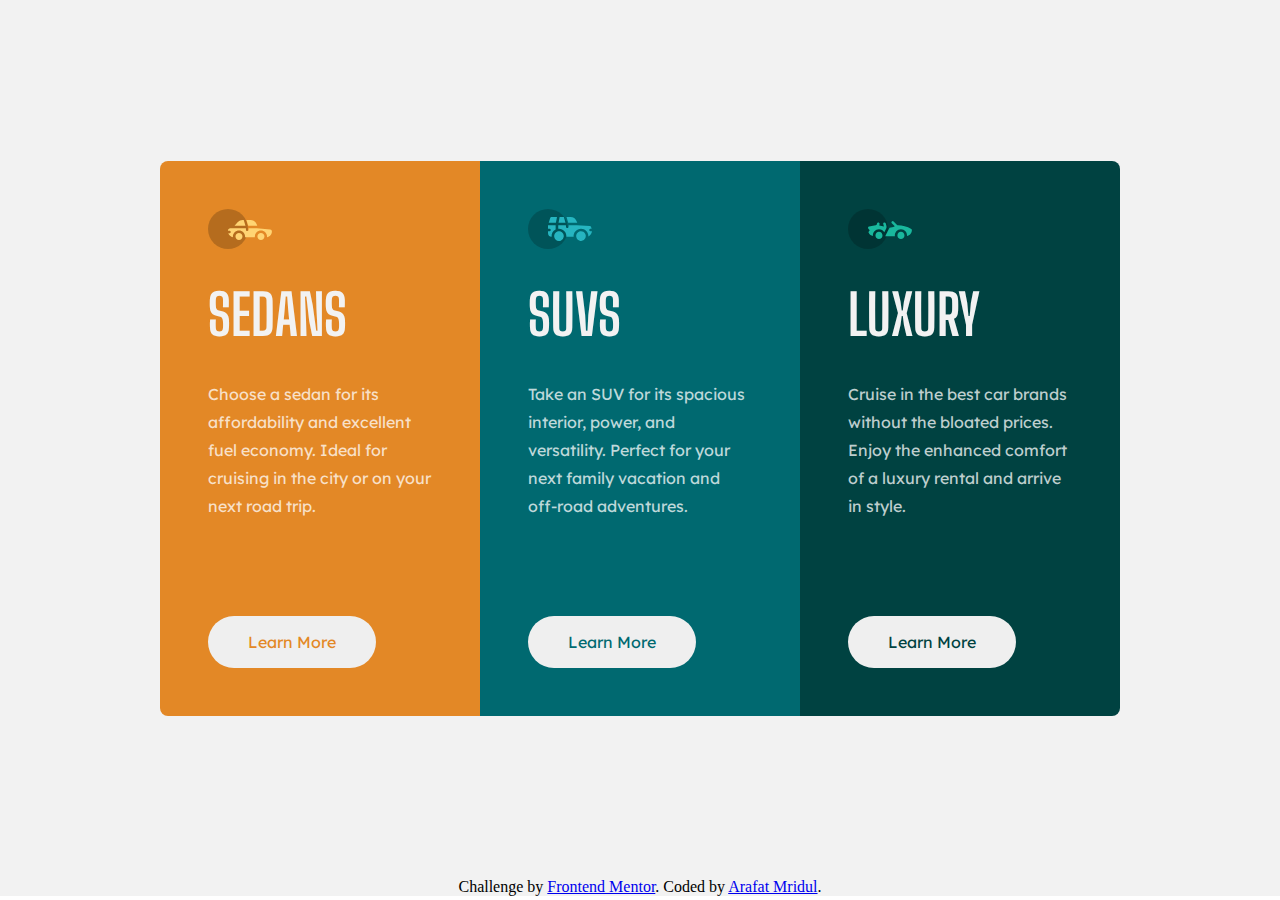
<file: FM - 3 colum card/3-column-preview-card-component-main/index.html>
<!DOCTYPE html>
<html lang="en">
<head>
  <meta charset="UTF-8">
  <meta name="viewport" content="width=device-width, initial-scale=1.0"> <!-- displays site properly based on user's device -->

  <link rel="icon" type="image/png" sizes="32x32" href="./images/favicon-32x32.png">
  
  <title>Frontend Mentor | 3-column preview card component</title>

  <link rel="stylesheet" href="style.css">
  <link rel="stylesheet" href="media.css">

</head>
<body>
  <main>
    <div class="segment sedans">
      <div class="description">
        <img src="images/icon-sedans.svg" alt="sedans_icon">
        <h1>Sedans</h1>
        <p class="main_para">Choose a sedan for its affordability and excellent fuel economy. Ideal for cruising in the city or on your next road trip.</p>
      </div>
      <div class="btn_div btn_sedans">
        <button class="btn_sedans">Learn More</button>
      </div>
    </div>

    <div class="segment suvs">
      <div class="description">
        <img src="images/icon-suvs.svg" alt="suvs_icon">
        <h1>SUVs</h1>
        <p class="main_para">Take an SUV for its spacious interior, power, and versatility. Perfect for your next family vacation and off-road adventures.</p>
      </div>
      <div class="btn_div">
        <button class="btn_suvs">Learn More</button>
      </div>
    </div>

    <div class="segment luxury">
      <div class="description">
        <img src="images/icon-luxury.svg" alt="luxury_icon">
        <h1>Luxury</h1>
        <p class="main_para">Cruise in the best car brands without the bloated prices. Enjoy the enhanced comfort of a luxury rental and arrive in style.</p>
      </div>
      <div class="btn_div btn_luxury">
        <button class="btn_luxury">Learn More</button>
      </div>
    </div>
  </main>
  
  <footer>
    <div class="attribution" style="text-align: center; background-color: hsl(0, 0%, 95%);">
      Challenge by <a href="https://www.frontendmentor.io?ref=challenge" target="_blank">Frontend Mentor</a>. 
      Coded by <a href="https://github.com/ArafatMridul">Arafat Mridul</a>.
    </div>
  </footer>
</body>
</html>
</file>
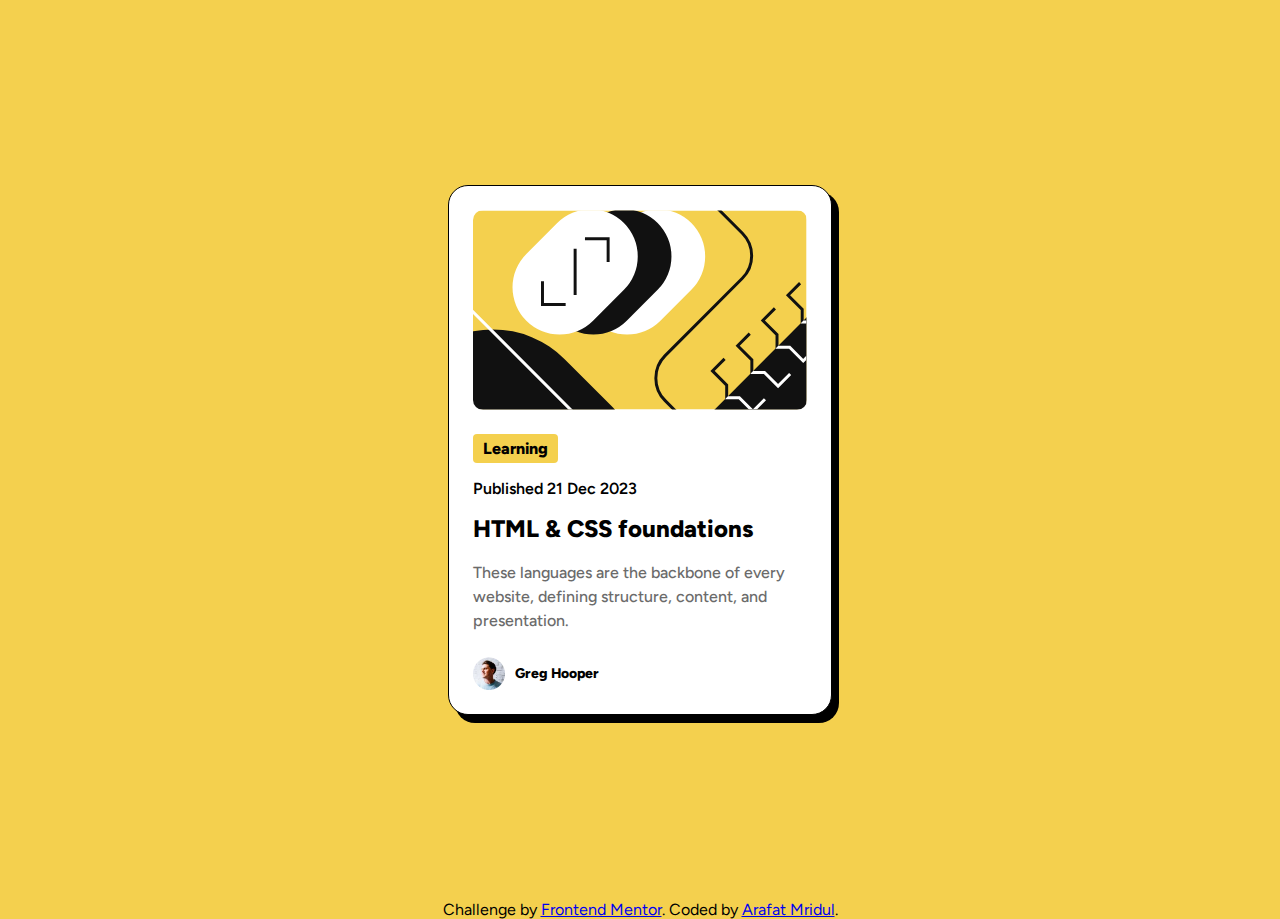
<file: FM - Blog preview card/blog-preview-card-main/index.html>
<!DOCTYPE html>
<html lang="en">
<head>
  <meta charset="UTF-8">
  <meta name="viewport" content="width=device-width, initial-scale=1.0"> <!-- displays site properly based on user's device -->

  <link rel="icon" type="image/png" sizes="32x32" href="./assets/images/favicon-32x32.png">
  
  <title>Frontend Mentor | Blog preview card</title>
  <link rel="stylesheet" href="style.css">

</head>
<body>
  <div class="main">
    <div class="shadow"></div>
    <div class="container">
      <div class="img_div">

      </div> 
      <div class="text_container">
        <div class="title">
          <p>Learning</p>
        </div>
        <div class="date">
          <p>Published 21 Dec 2023</p>
        </div>
        <div class="heading">
          <p>HTML & CSS foundations</p>
        </div>
        <div class="description">
          <p>These languages are the backbone of every website, defining structure, content, and presentation.</p>
        </div>
        <div class="user">
          <img src="assets/images/image-avatar.webp" alt=""><p>Greg Hooper</p>
        </div>
      </div>
    </div>
  </div>

  <footer>  
    <div class="attribution" style="text-align: center;">
    Challenge by <a href="https://www.frontendmentor.io?ref=challenge" target="_blank">Frontend Mentor</a>. 
    Coded by <a href="https://github.com/ArafatMridul">Arafat Mridul</a>.
    </div>
  </footer>

</body>
</html>
</file>
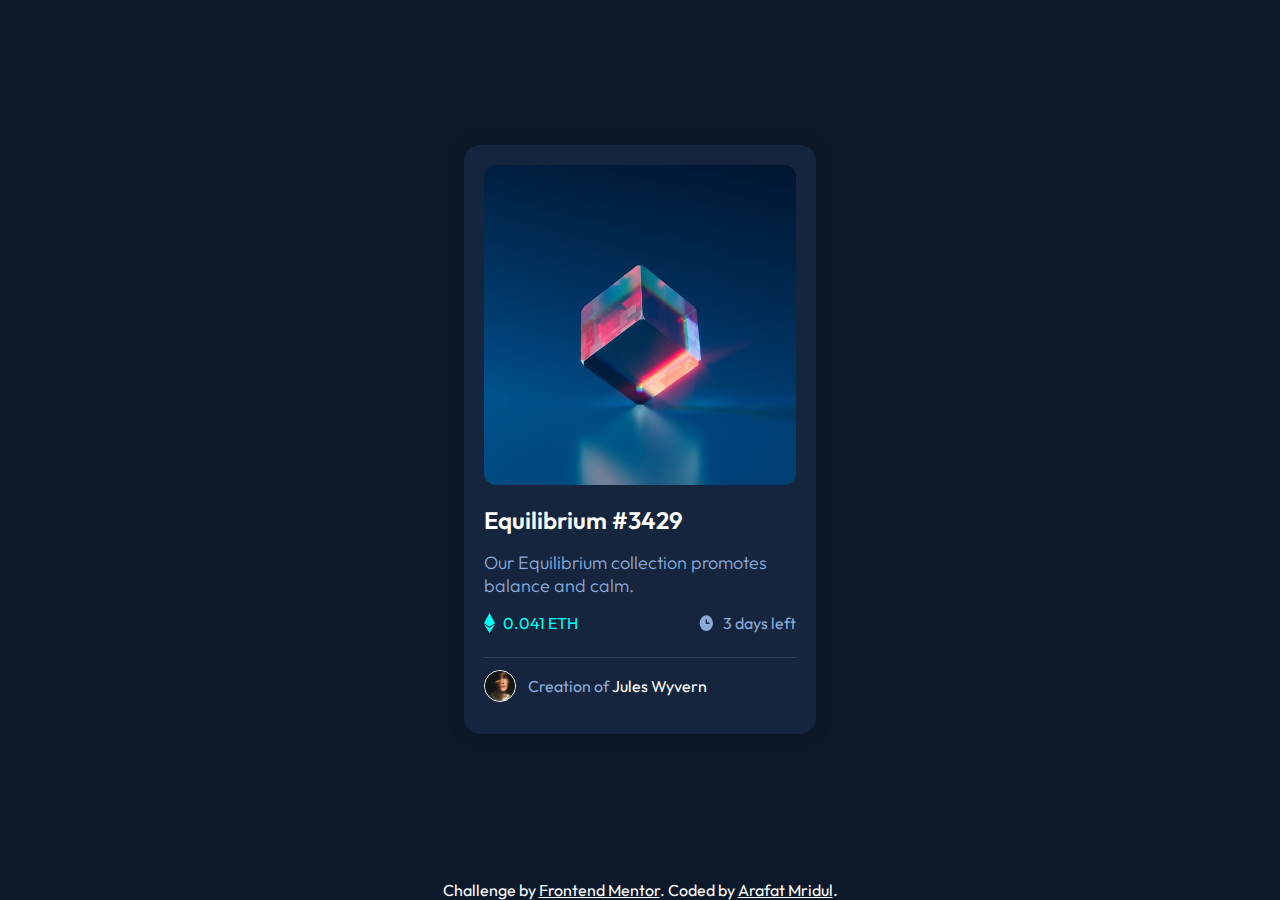
<file: FM - NFT preview card/nft-preview-card-component-main/index.html>
<!DOCTYPE html>
<html lang="en">
<head>
  <meta charset="UTF-8">
  <meta name="viewport" content="width=device-width, initial-scale=1.0"> <!-- displays site properly based on user's device -->

  <link rel="icon" type="image/png" sizes="32x32" href="./images/favicon-32x32.png">
  
  <title>Frontend Mentor | NFT preview card component</title>
  <link rel="stylesheet" href="style.css">
  <link rel="stylesheet" href="media.css">
</head>
<body>
  <main>
    <div class="card">
      <div class="img_container">
        <div class="overlay">
          <img src="images/icon-view.svg" alt="view">
        </div>
        <img src="images/image-equilibrium.jpg" alt="">
      </div>
      <div class="desc_container">
        <div class="title"><p>Equilibrium #3429</p></div>
        <div class="description">
          <p>Our Equilibrium collection promotes balance and calm.</p>
        </div>
        <div class="amount_time">
          <div class="amount">
            <img src="images/icon-ethereum.svg" alt="eth"><p>0.041 ETH</p>
          </div>
          <div class="time">
            <img src="images/icon-clock.svg" alt="clock"><p>3 days left</p>
          </div>
        </div>
        <div class="user">
          <img src="images/image-avatar.png" alt="user_img"><p>Creation of <span>Jules Wyvern</span></p>
        </div>
      </div>
    </div>
  </main>

  <footer>
    <div class="attribution" style="text-align: center; color: white;">
      Challenge by <a href="https://www.frontendmentor.io?ref=challenge" target="_blank" style="color: white;">Frontend Mentor</a>. 
      Coded by <a href="https://github.com/ArafatMridul" style="color: white;">Arafat Mridul</a>.
    </div>
  </footer>
</body>
</html>
</file>
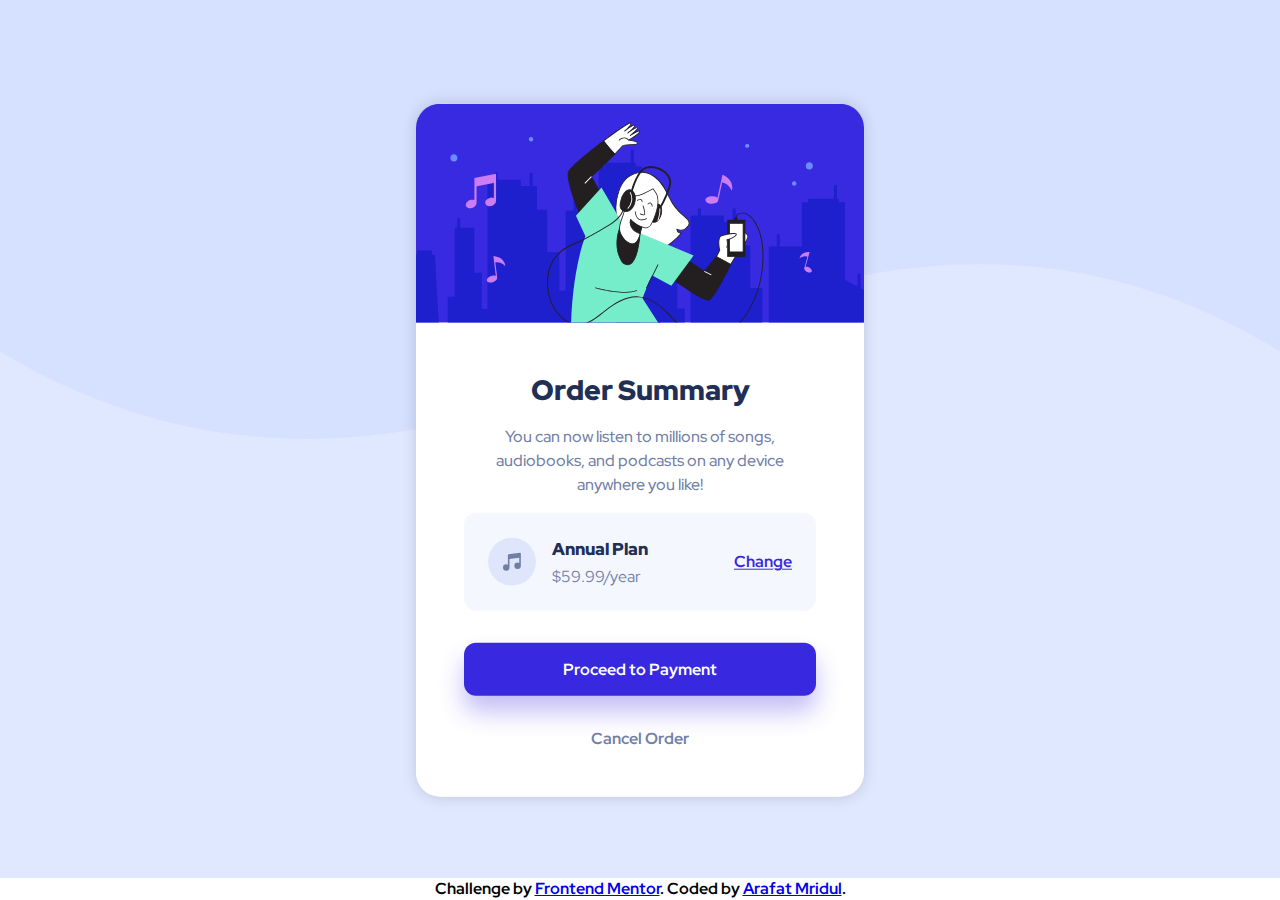
<file: FM - Order Summary Card/order-summary-component-main/index.html>
<!DOCTYPE html>
<html lang="en">
<head>
  <meta charset="UTF-8">
  <meta name="viewport" content="width=device-width, initial-scale=1.0"> <!-- displays site properly based on user's device -->

  <link rel="icon" type="image/png" sizes="32x32" href="./images/favicon-32x32.png">
  
  <title>Frontend Mentor | Order summary card</title>
  <link rel="stylesheet" href="style.css">
  <link rel="stylesheet" href="media.css">
  
</head>
<body>
  <main>
    <picture>
      <source
        media="(max-width: 550px)"
        srcset="images/pattern-background-mobile.svg"
      >
      <img class="wave" src="images/pattern-background-desktop.svg" alt="bg_wave">
    </picture>
    <div class="card">
      <div class="img_container">
        <img src="images/illustration-hero.svg" alt="">
      </div>
      <div class="des_container">
        <h1>Order Summary</h1>
        <p class="main_para">You can now listen to millions of songs, audiobooks, and podcasts on any device anywhere you like!</p>
  
        <div class="plan_segment">
          <div class="left">
            <div class="music_icon">
              <img src="images/icon-music.svg" alt="music">
            </div>
            <div class="annual">
              <div class="category">
                <p>Annual Plan</p>
              </div>
              <div class="price">
                <p>$59.99/year</p>
              </div>
            </div>
          </div>
          <div class="right">
            <span>Change</span>
          </div>
        </div>
        <button>Proceed to Payment</button>
        <p class="cancel">Cancel Order</p>
      </div>
    </div>
  </main>

  <footer>
    <div class="attribution" style="text-align: center; font-weight: bold;">
      Challenge by <a href="https://www.frontendmentor.io?ref=challenge" target="_blank">Frontend Mentor</a>. 
      Coded by <a href="https://github.com/ArafatMridul">Arafat Mridul</a>.
    </div>
  </footer>
</body>
</html>
</file>
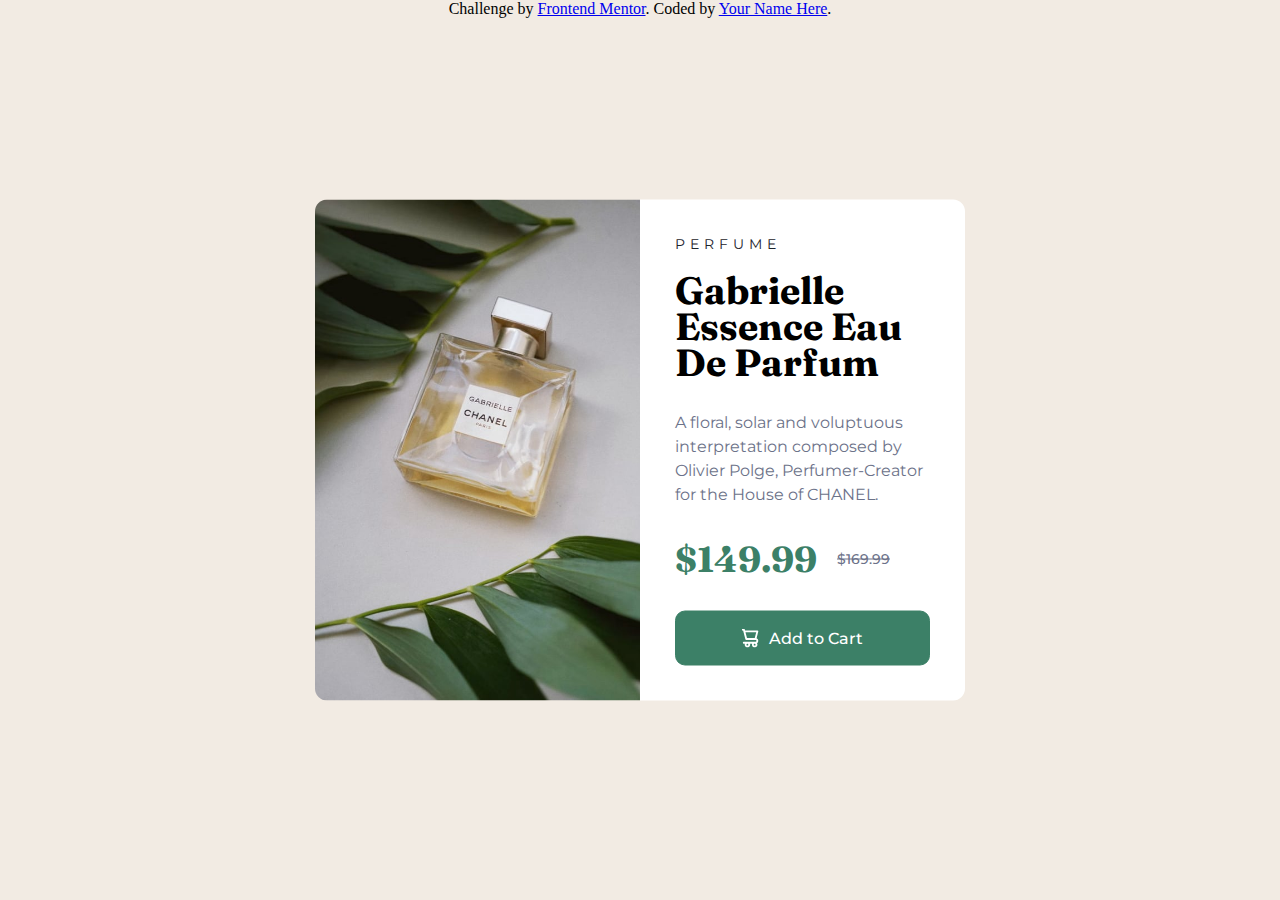
<file: FM - Preview Card/product-preview-card-component-main/index.html>
<!DOCTYPE html>
<html lang="en">
  <head>
    <meta charset="UTF-8" />
    <meta name="viewport" content="width=device-width, initial-scale=1.0" />
    <!-- displays site properly based on user's device -->
    <link rel="stylesheet" href="style.css">
    <link rel="stylesheet" href="media.css">

    <link
      rel="icon"
      type="image/png"
      sizes="32x32"
      href="./images/favicon-32x32.png"
    />

    <title>Frontend Mentor | Product preview card component</title>
  </head>
  <body>
    <div class="attribution">
      Challenge by
      <a href="https://www.frontendmentor.io?ref=challenge" target="_blank"
        >Frontend Mentor</a
      >. Coded by <a href="#">Your Name Here</a>.
    </div>


    <div class="container">
      <div class="image_div">
        <img class="perfume_img" src="images/image-product-desktop.jpg" alt="">
      </div>
      <div class="description_div">
        <p class="para_heading">PERFUME</p> 
        <p class="para_title">Gabrielle Essence Eau De Parfum</p> 
        <p class="para_description">A floral, solar and voluptuous
          interpretation composed by Olivier Polge, Perfumer-Creator for the House of
          CHANEL.</p> 
        <p class="para_pricing"><span class="price">$149.99</span> <span class="crossed_price">$169.99</span></p>
        <button class="btn"><img src="images/icon-cart.svg" alt="">Add to Cart</button>
      </div>
    </div>


  </body>
</html>
</file>
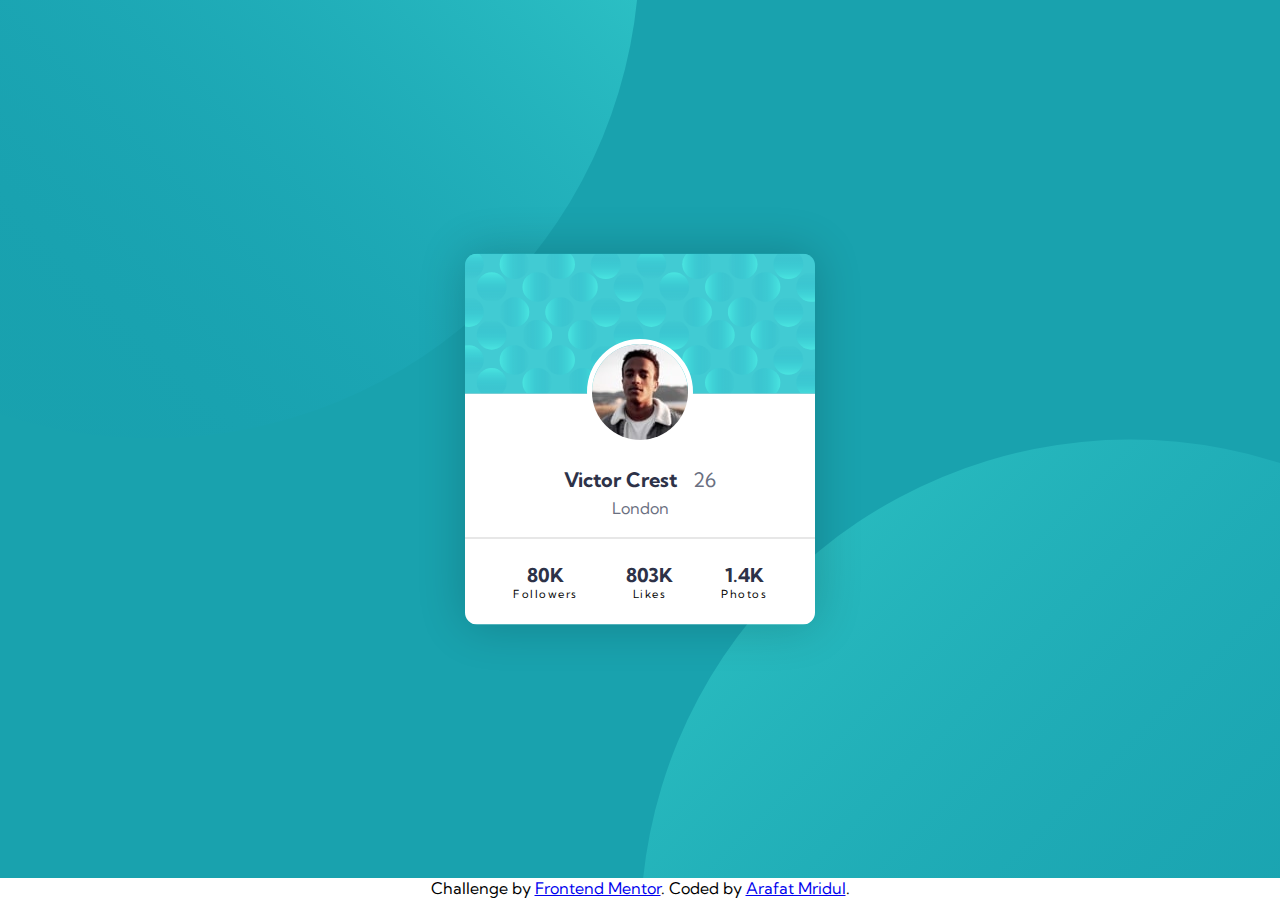
<file: FM - profile card/profile-card-component-main/index.html>
<!DOCTYPE html>
<html lang="en">
<head>
  <meta charset="UTF-8">
  <meta name="viewport" content="width=device-width, initial-scale=1.0"> <!-- displays site properly based on user's device -->

  <link rel="icon" type="image/png" sizes="32x32" href="./images/favicon-32x32.png">
  
  <title>Frontend Mentor | Profile card component</title>

  <link rel="stylesheet" href="style.css">

</head>
<body>
  <main>
    <img src="images/bg-pattern-top.svg" alt="top_pattern" class="img_top">
    <img src="images/bg-pattern-bottom.svg" alt="bottom_pattern" class="img_btm">
    <div class="card">
      <div class="img_container">
        <img src="images/bg-pattern-card.svg" alt="">
      </div>
      <div class="profile_pic">
        <img src="images/image-victor.jpg" alt="pro_pic">
      </div>
      <div class="description">
        <div class="info">
          <h1>Victor Crest<span>26</span></h1>
          <h2>London</h2>
        </div>
        <div class="socials">
          <div class="followers">
            <h2>80K</h2>
            <p>Followers</p>
          </div>
          <div class="likes">
            <div class="number">
              <h2>803K</h2>
              <p>Likes</p>
            </div>
          </div>
          <div class="photos">
            <h2>1.4K</h2>
            <p>Photos</p>
          </div>
        </div>
      </div>
    </div>
  </main>

  <footer>
    <div class="attribution" style="text-align: center;">
      Challenge by <a href="https://www.frontendmentor.io?ref=challenge" target="_blank">Frontend Mentor</a>. 
      Coded by <a href="https://github.com/ArafatMridul">Arafat Mridul</a>.
    </div>
  </footer>

</body>
</html>
</file>
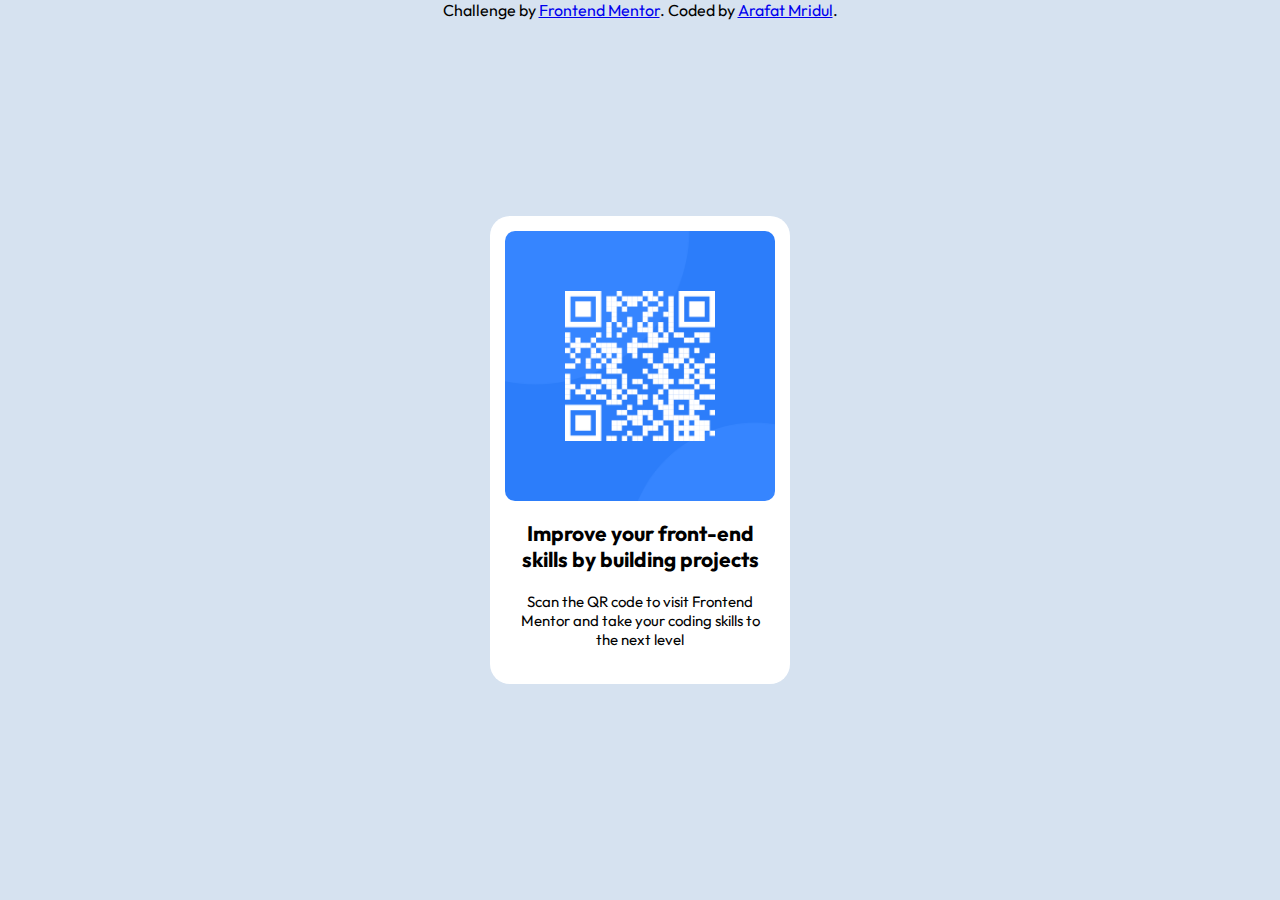
<file: FM - QR Code/qr-code-component-main/index.html>
<!DOCTYPE html>
<html lang="en">
<head>
  <meta charset="UTF-8">
  <meta name="viewport" content="width=device-width, initial-scale=1.0"> <!-- displays site properly based on user's device -->
  <link rel="stylesheet" href="style.css">
  <link rel="icon" type="image/png" sizes="32x32" href="./images/favicon-32x32.png">
  
  <title>Frontend Mentor | QR code component</title>
</head>
<body>
  <div class="card__container">
    <img class="qr_code" src="./images/image-qr-code.png" alt="">
    <p class="title">Improve your front-end skills by building projects</p>

    <p class="description">Scan the QR code to visit Frontend Mentor and take your coding skills to the next level</p>
  </div>
  <div class="attribution">
    Challenge by <a href="https://www.frontendmentor.io?ref=challenge" target="_blank">Frontend Mentor</a>. 
    Coded by <a href="https://github.com/ArafatMridul">Arafat Mridul</a>.
  </div>
</body>
</html>
</file>
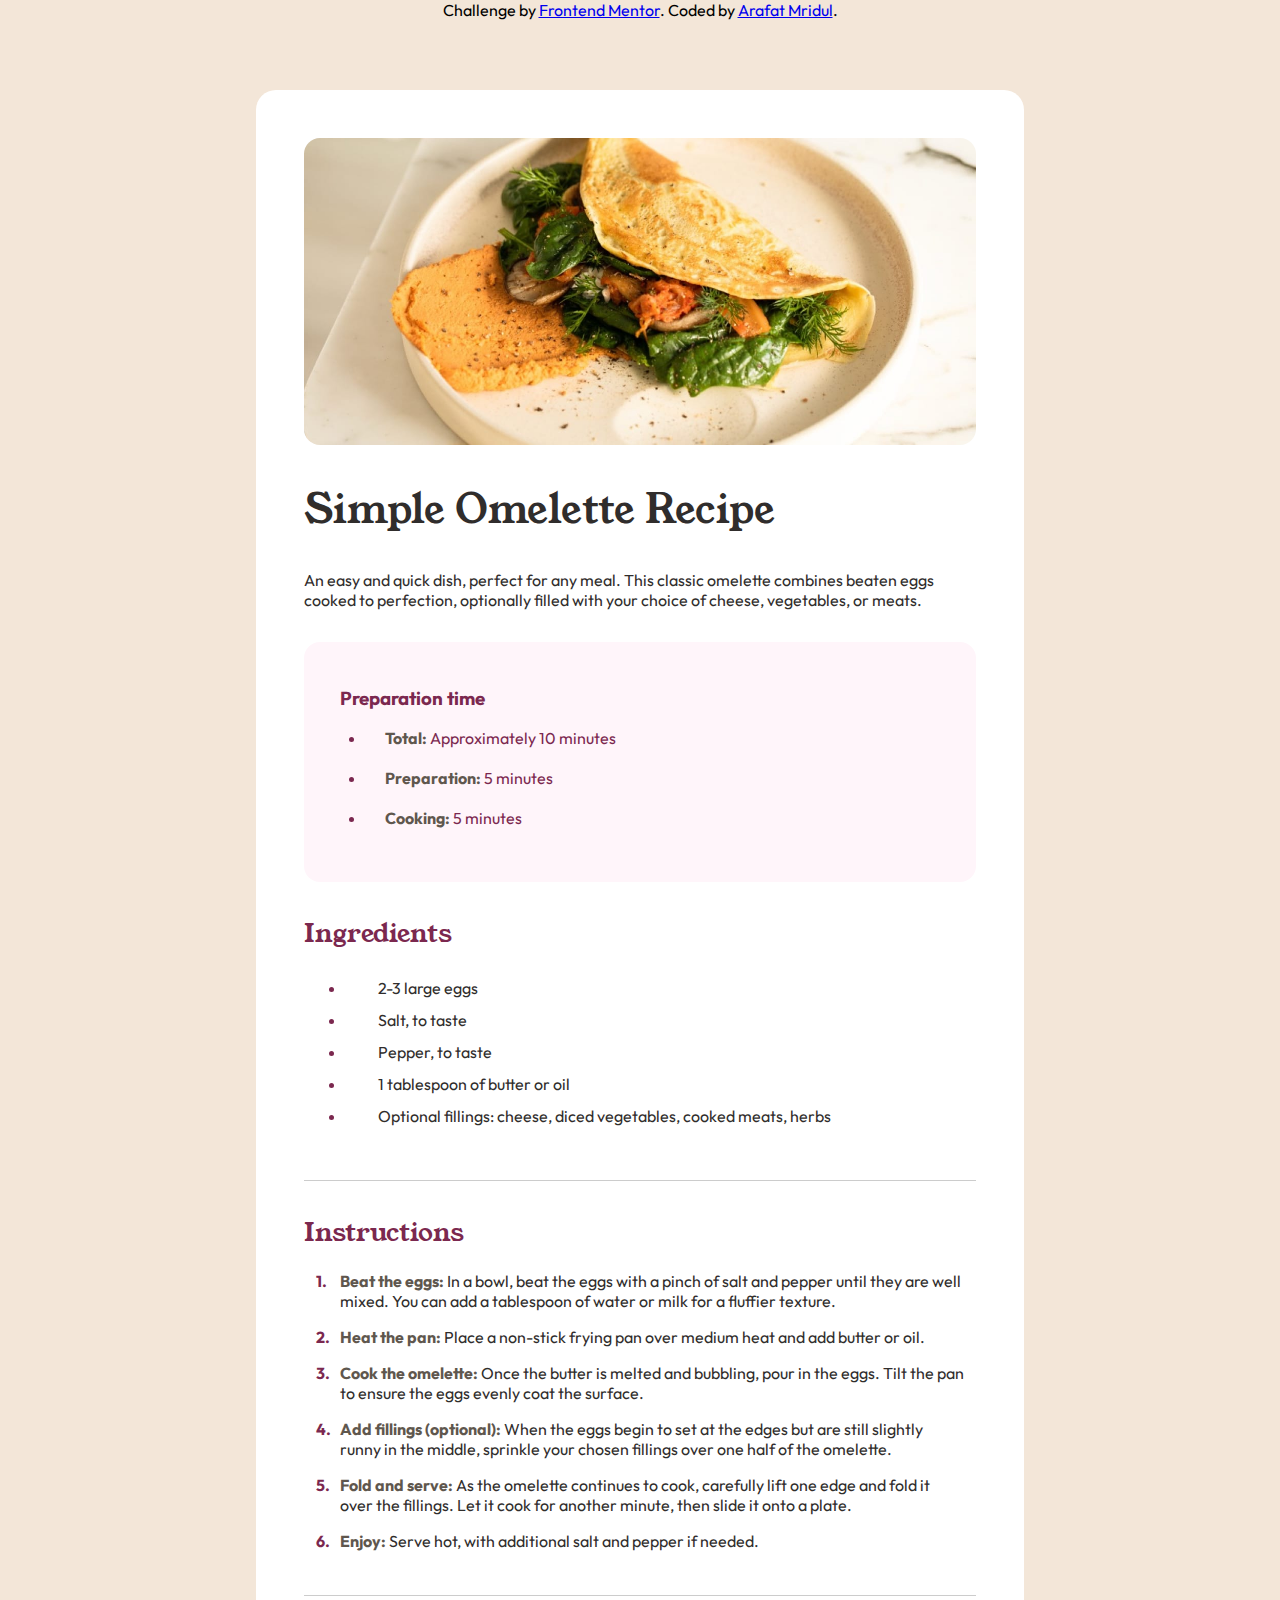
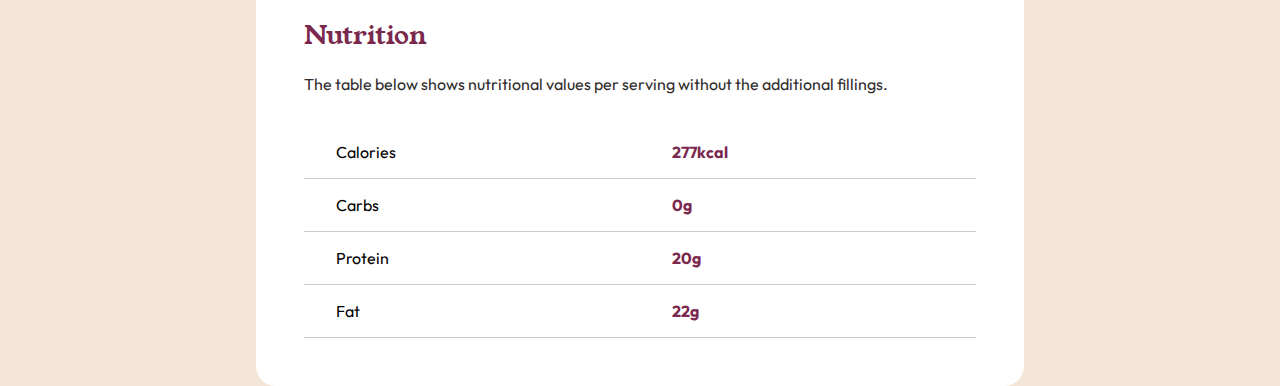
<file: FM - Recipe Page/recipe-page-main/index.html>
<!DOCTYPE html>
<html lang="en">
  <head>
    <meta charset="UTF-8" />
    <meta name="viewport" content="width=device-width, initial-scale=1.0" />
    <!-- displays site properly based on user's device -->

    <link
      rel="icon"
      type="image/png"
      sizes="32x32"
      href="./assets/images/favicon-32x32.png"
    />
    <link rel="stylesheet" href="style.css" />
    <link rel="stylesheet" href="media_query.css">

    <title>Frontend Mentor | Recipe page</title>
  </head>
  <body>
    <div class="attribution">
      Challenge by
      <a href="https://www.frontendmentor.io?ref=challenge" target="_blank"
        >Frontend Mentor</a
      >. Coded by <a href="https://github.com/ArafatMridul">Arafat Mridul</a>.
    </div>

    <div class="container">
      <div class="img_div">
        <img
          class="omlet_img"
          src="./assets/images/image-omelette.jpeg"
          alt=""
        />
      </div>

      <div class="recipe_heading">
        <h1>Simple Omelette Recipe</h1>

        <p>
          An easy and quick dish, perfect for any meal. This classic omelette
          combines beaten eggs cooked to perfection, optionally filled with your
          choice of cheese, vegetables, or meats.
        </p>
      </div>

      <div class="preparation">
        <h3>Preparation time</h3>
        <ul>
          <li><div><span>Total:</span> Approximately 10 minutes</div></li>
          <li><div><span>Preparation:</span> 5 minutes</div></li>
          <li><div><span>Cooking:</span> 5 minutes</div></li>
        </ul>
      </div>

      <div class="ingredients">
        <h2>Ingredients</h2>
        <ul>
          <li><div><p>2-3 large eggs</p></div></li>
          <li><div><p>Salt, to taste</p></div></li>
          <li><div><p>Pepper, to taste</p></div></li>
          <li><div><p>1 tablespoon of butter or oil</p></div></li>
          <li>
            <div><p>Optional fillings: cheese, diced vegetables, cooked meats, herbs</p></div>
          </li>
        </ul>
      </div>

      <div class="instructions">
        <h2>Instructions</h2>
        <ol>
          <li>
            <span>Beat the eggs:</span> <p>In a bowl, beat the eggs with a pinch of salt and
              pepper until they are well mixed. You can add a tablespoon of water
              or milk for a fluffier texture.</p>
          </li>
          <li>
            <span>Heat the pan:</span> <p>Place a non-stick frying pan over medium heat and add
              butter or oil.</p>
          </li>
          <li>
            <span>Cook the omelette:</span> <p>Once the butter is melted and bubbling, pour in
              the eggs. Tilt the pan to ensure the eggs evenly coat the surface.</p>
          </li>
          <li>
            <span>Add fillings (optional):</span> <p>When the eggs begin to set at the edges but
              are still slightly runny in the middle, sprinkle your chosen
              fillings over one half of the omelette.</p>
          </li>
          <li>
            <span>Fold and serve:</span> <p>As the omelette continues to cook, carefully lift
              one edge and fold it over the fillings. Let it cook for another
              minute, then slide it onto a plate.</p>
          </li>
          <li><span>Enjoy:</span> <p>Serve hot, with additional salt and pepper if needed.</p></li>
        </ol>
      </div>

      <div class="nutrition">
        <h2>Nutrition</h2>

        <div class="nutrition_para">
          <p>The table below shows nutritional values per serving without the
            additional fillings.</p>
        </div>
        <div class="chart">
          <div class="left">Calories</div>
          <div class="right">277kcal</div>
        </div>

        <div class="chart">
          <div class="left">Carbs</div>
          <div class="right">0g</div>
        </div>

        <div class="chart">
          <div class="left">Protein</div>
          <div class="right">20g</div>
        </div>

        <div class="chart">
          <div class="left">Fat</div>
          <div class="right">22g</div>
        </div>
      </div>
    </div>
  </body>
</html>
</file>
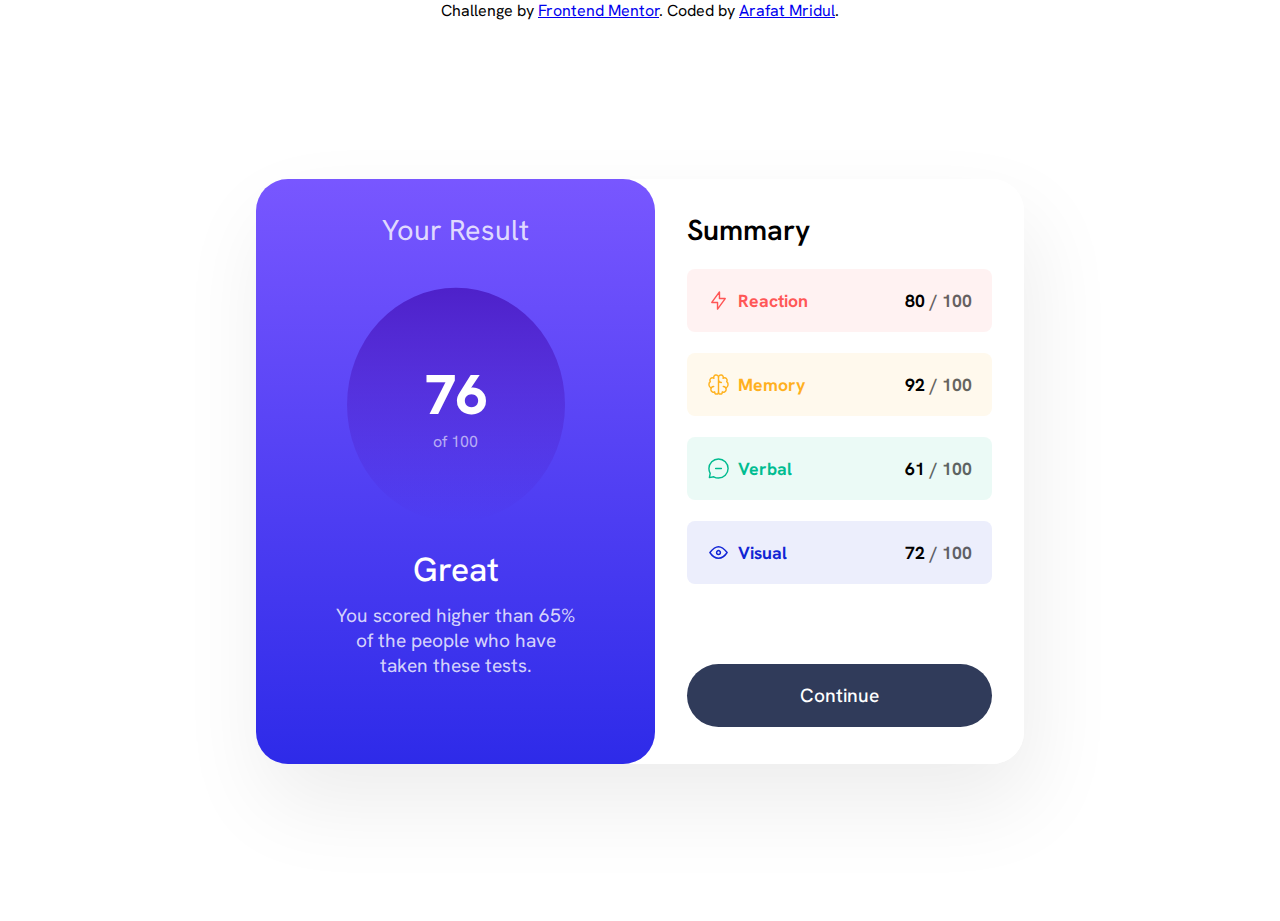
<file: FM - Result summary card/results-summary-component-main/index.html>
<!DOCTYPE html>
<html lang="en">
<head>
  <meta charset="UTF-8">
  <meta name="viewport" content="width=device-width, initial-scale=1.0"> <!-- displays site properly based on user's device -->

  <link rel="icon" type="image/png" sizes="32x32" href="./assets/images/favicon-32x32.png">
  
  <title>Frontend Mentor | Results summary component</title>
  <link rel="stylesheet" href="style.css">
  <link rel="stylesheet" href="media.css">

</head>
<body>
  <div class="attribution" style="text-align: center;">
    Challenge by <a href="https://www.frontendmentor.io?ref=challenge" target="_blank">Frontend Mentor</a>. 
    Coded by <a href="https://github.com/ArafatMridul">Arafat Mridul</a>.
  </div>

  <div class="main">
    <div class="container">
      <div class="result">
        <div class="para_1"><p>Your Result</p></div>
        <div class="your_score">
          <p><span>76</span> <br> 
            of 100
          </p>
        </div>
        <div class="para_2"><p>Great</p></div>
        <div class="para_3">You scored higher than 65% of the people who have taken these tests.</div>
      </div>
      <div class="summary">
        <p>Summary</p>
        <div class="box box1">
          <div class="name">
            <img src="assets/images/icon-reaction.svg"><span class="Reaction">Reaction</span>
          </div>
          <div class="score">
            80<span class="_100"> / 100</span>
          </div>
        </div>
  
        <div class="box box2">
          <div class="name">
            <img src="assets/images/icon-memory.svg"><span class="Memory">Memory</span>
          </div>
          <div class="score">
            92<span class="_100"> / 100</span>
          </div>
        </div>
  
        <div class="box box3">
          <div class="name">
            <img src="assets/images/icon-verbal.svg"><span class="Verbal">Verbal</span>
          </div>
          <div class="score">
            61<span class="_100"> / 100</span>
          </div>
        </div>
  
        <div class="box box4">
          <div class="name">
            <img src="assets/images/icon-visual.svg"><span class="Visual">Visual</span>
          </div>
          <div class="score">
            72<span class="_100"> / 100</span>
          </div>
        </div>
  
        <div class="button">
          Continue
        </div>
      </div>
    </div>  
  </div>

</body>
</html>
</file>
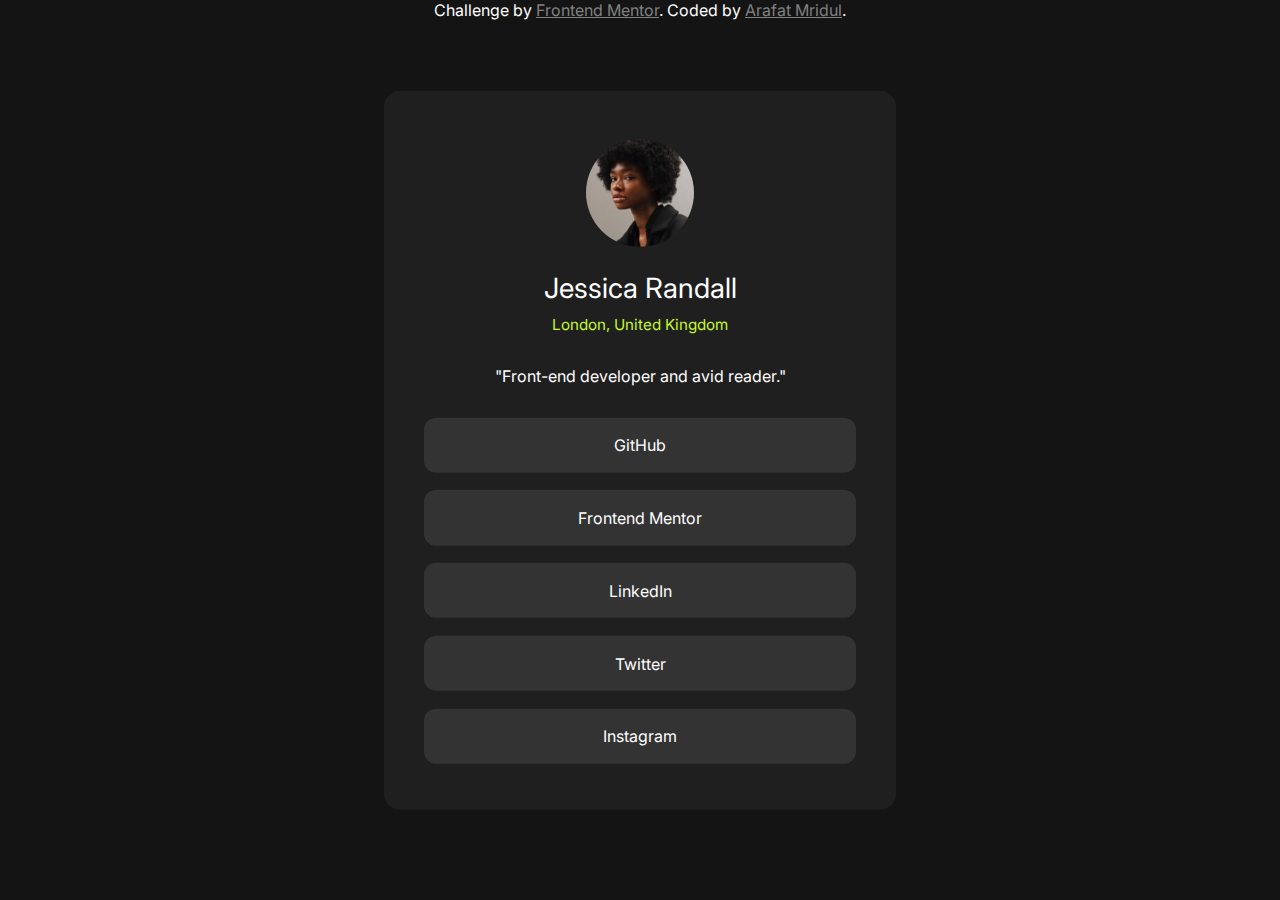
<file: FM - Social Links preview/social-links-profile-main/index.html>
<!DOCTYPE html>
<html lang="en">
<head>
  <meta charset="UTF-8">
  <meta name="viewport" content="width=device-width, initial-scale=1.0"> <!-- displays site properly based on user's device -->

  <link rel="icon" type="image/png" sizes="32x32" href="./assets/images/favicon-32x32.png">
  <link rel="stylesheet" href="style.css">
  
  <title>Frontend Mentor | Social links profile</title>

</head>
<body>
  <div class="attribution">
    Challenge by <a href="https://www.frontendmentor.io?ref=challenge" target="_blank">Frontend Mentor</a>. 
    Coded by <a href="https://github.com/ArafatMridul">Arafat Mridul</a>.
  </div>

  <div class="container">
    <div>
      <img class="profile_image" src="./assets/images/avatar-jessica.jpeg" alt="">
    </div>
    <div class="info">
      <p class="para_name">Jessica Randall</p>
      <p class="para_location">London, United Kingdom</p>
      <p class="para_field">"Front-end developer and avid reader."</p>
    </div>
    <div class="social_links">
      <ul>
        <li><a href="#">GitHub</a></li>
        <li><a href="#">Frontend Mentor</a></li>
        <li><a href="#">LinkedIn</a></li>
        <li><a href="#">Twitter</a></li>
        <li><a href="#">Instagram</a></li>
      </ul>
    </div>
  </div>
</body>
</html>
</file>
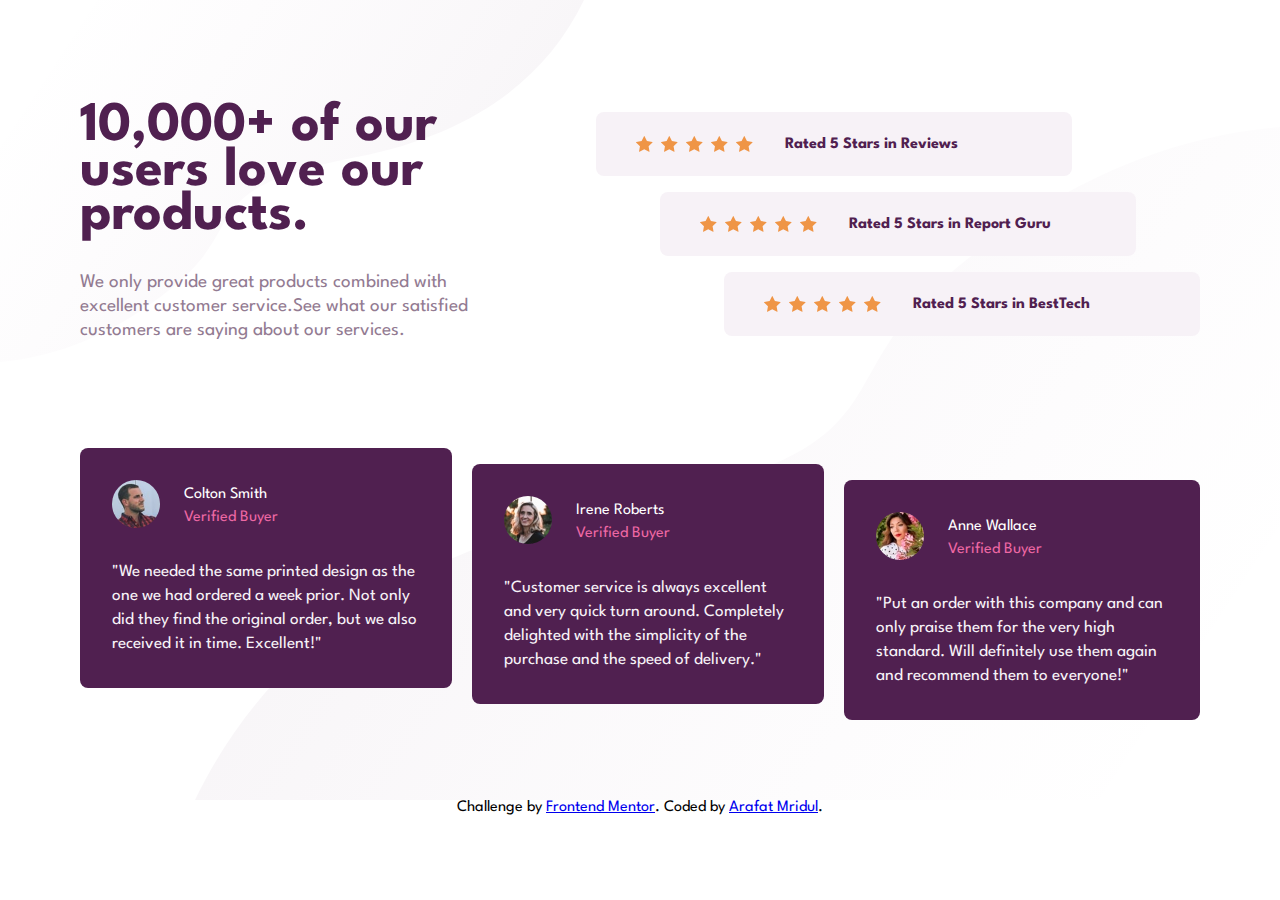
<file: FM - Social proof/social-proof-section-master/index.html>
<!DOCTYPE html>
<html lang="en">
  <head>
    <meta charset="UTF-8" />
    <meta name="viewport" content="width=device-width, initial-scale=1.0" />
    <!-- displays site properly based on user's device -->

    <link
      rel="icon"
      type="image/png"
      sizes="32x32"
      href="./images/favicon-32x32.png"
    />

    <title>Frontend Mentor | Social proof section</title>
    <link rel="stylesheet" href="style.css">
    <link rel="stylesheet" href="media.css">

  </head>
  <body>
    <main class="wrapper">
      <div class="top_section">
        <div class="left">
          <h1>10,000+ of our users love our products.</h1>
          <p>We only provide great products combined with excellent customer service.See what our satisfied customers are saying about our services.</p>
        </div>
        <div class="right">
          <div class="rating rtn1">
            <div class="stars">
              <img src="images/icon-star.svg" alt=""><img src="images/icon-star.svg" alt=""><img src="images/icon-star.svg" alt=""><img src="images/icon-star.svg" alt=""><img src="images/icon-star.svg" alt="">
            </div>
            <p>Rated 5 Stars in Reviews</p>
          </div>
          <div class="rating rtn2">
            <div class="stars">
              <img src="images/icon-star.svg" alt=""><img src="images/icon-star.svg" alt=""><img src="images/icon-star.svg" alt=""><img src="images/icon-star.svg" alt=""><img src="images/icon-star.svg" alt="">
            </div>
            <p>Rated 5 Stars in Report Guru</p>
          </div>
          <div class="rating rtn3">
            <div class="stars">
              <img src="images/icon-star.svg" alt=""><img src="images/icon-star.svg" alt=""><img src="images/icon-star.svg" alt=""><img src="images/icon-star.svg" alt=""><img src="images/icon-star.svg" alt="">
            </div>
            <p>Rated 5 Stars in BestTech</p>
          </div>
        </div>
      </div>
      <div class="reviews">
        <div class="review_card card1">
          <div class="title">
            <div class="pro_img">
              <img src="images/image-colton.jpg" alt="colton_pic">
            </div>
            <div class="info">
              <span class="user-name">Colton Smith</span>
              <span class="user-stat">Verified Buyer</span>
            </div>
          </div>
          <div class="description">
            <p>"We needed the same printed design as the one we had ordered a week prior. Not only did they find the original order, but we also received it in time. Excellent!"</p>
          </div>
        </div>
        <div class="review_card card2">
          <div class="title">
            <div class="pro_img">
              <img src="images/image-irene.jpg" alt="irene_pic">
            </div>
            <div class="info">
              <span class="user-name">Irene Roberts </span>
              <span class="user-stat">Verified Buyer</span>
            </div>
          </div>
          <div class="description">
            <p>"Customer service is always excellent and very quick turn around. Completely delighted with the simplicity of the purchase and the speed of delivery."</p>
          </div>
        </div>
        <div class="review_card card3">
          <div class="title">
            <div class="pro_img">
              <img src="images/image-anne.jpg" alt="anne_pic">
            </div>
            <div class="info">
              <span class="user-name">Anne Wallace</span>
              <span class="user-stat">Verified Buyer</span>
            </div>
          </div>
          <div class="description">
            <p>"Put an order with this company and can only praise them for the very high standard. Will definitely use them again and recommend them to everyone!"</p>
          </div>
        </div>
      </div>
    </main>

    <footer>
      <div class="attribution" style="text-align: center;">
        Challenge by
        <a href="https://www.frontendmentor.io?ref=challenge" target="_blank"
          >Frontend Mentor</a
        >. Coded by <a href="https://github.com/ArafatMridul">Arafat Mridul</a>.
      </div>
    </footer>

  </body>
</html>
</file>
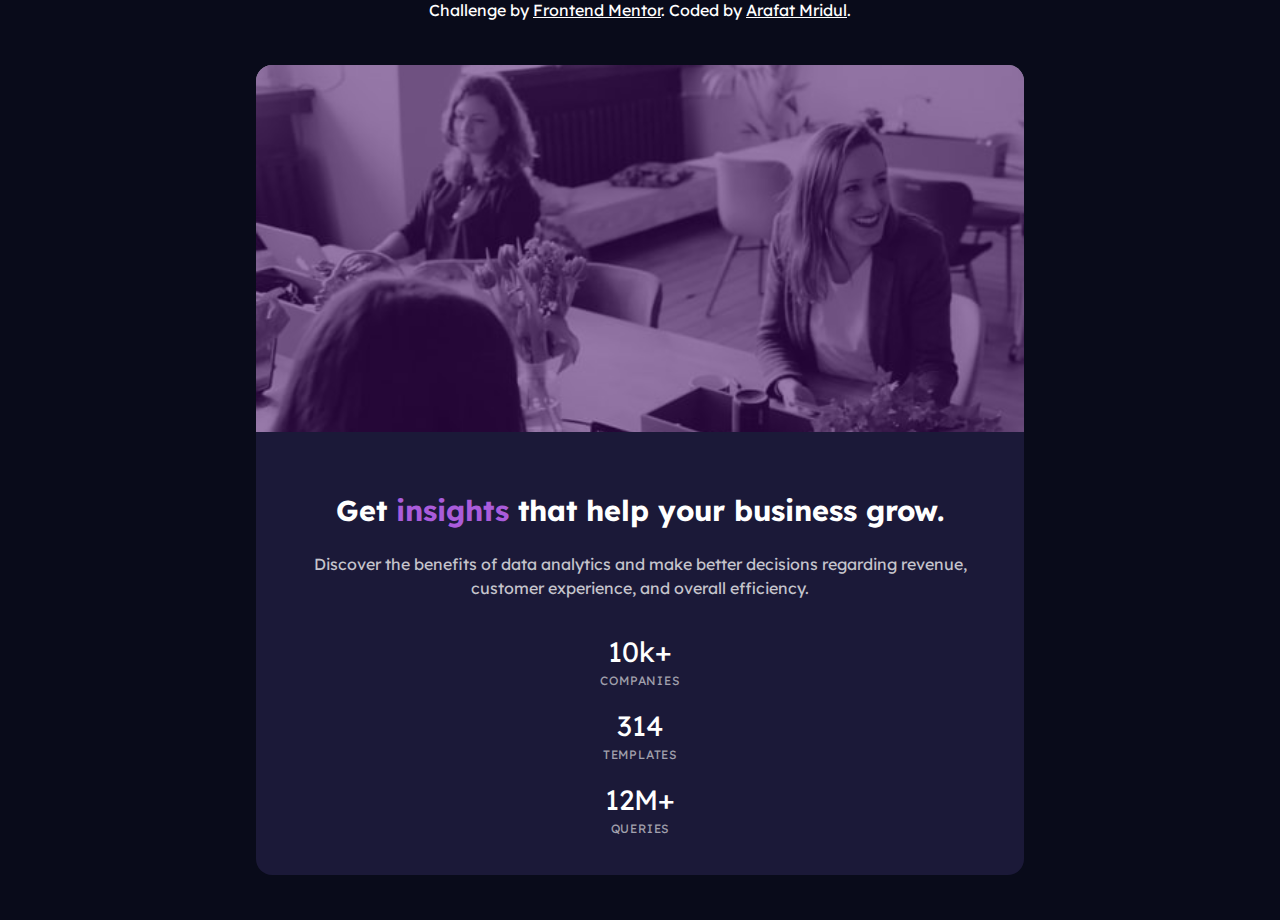
<file: FM - Stats preview/stats-preview-card-component-main/index.html>
<!DOCTYPE html>
<html lang="en">
<head>
  <meta charset="UTF-8">
  <meta name="viewport" content="width=device-width, initial-scale=1.0"> <!-- displays site properly based on user's device -->

  <link rel="icon" type="image/png" sizes="32x32" href="./images/favicon-32x32.png">
  <link rel="stylesheet" href="style.css">
  <link rel="stylesheet" href="media.css">

  <title>Frontend Mentor | Stats preview card component</title>

</head>
<body>
  <div class="attribution" style="color: white; text-align: center;">
    Challenge by <a href="https://www.frontendmentor.io?ref=challenge" target="_blank" style="color: white;">Frontend Mentor</a>. 
    Coded by <a href="https://github.com/ArafatMridul" style="color: white;">Arafat Mridul</a>.
  </div>

  <div class="main">
    <div class="container">
      <div class="text_container">
        <h1>Get <span>insights</span> that help your business grow.</h1>
  
        <p>Discover the benefits of data analytics and make better decisions regarding revenue, customer 
          experience, and overall efficiency.</p>
      
        <div class="footer">
          <div><span class="footer_heading">10k+</span><br> <span class="footer_sub">COMPANIES</span></div>
          <div><span class="footer_heading">314</span><br> <span class="footer_sub">TEMPLATES</span></div>
          <div><span class="footer_heading">12M+</span><br> <span class="footer_sub">QUERIES</span></div>
        </div>
      </div>
      
      <div class="img_container">
        <div class="shade"></div>
      </div>
    </div>
  </div>

</body>
</html>
</file>
<file: FM - 3 colum card/3-column-preview-card-component-main/style.css>
@import url('https://fonts.googleapis.com/css2?family=Lexend+Deca:wght@100..900&display=swap');
@import url('https://fonts.googleapis.com/css2?family=Big+Shoulders+Display:wght@100..900&display=swap');
/* */
/*  */
*{
    margin: 0;
    padding: 0;
    box-sizing: border-box;
}
html , body{
    height: 100%;
    width: 100%;
}

main {
    height: 97.5%;
    width: 100%;
    display: flex;
    align-items: center;
    justify-content: center;
    background-color: hsl(0, 0%, 95%);
}

.segment {
    display: flex;
    flex-direction: column;
    gap: 6rem;
    justify-content: space-between;
    max-width: 20rem;
    padding: 3rem;
}

.segment img {
    width: 4rem;
}

.segment h1 {
    font-family: "Big Shoulders Display", sans-serif;
    font-size: 3.5rem;
    color: hsl(0, 0%, 95%);
    font-weight: 700;
    text-transform: uppercase;
}

.segment p {
    font-family: "Lexend Deca", sans-serif;
    text-align: start; 
    line-height: 1.75rem;
    color: hsla(0, 0%, 100%, 0.75);
    font-weight: 400;
    
}

.description {
    display: flex;
    flex-direction: column;
    gap: 2rem;
}

button {
    font-family: "Lexend Deca", sans-serif;
    font-size: 1rem;
    border: none;
    padding: 1rem 2.5rem;
    border-radius: 3rem;
}

.sedans {
    background-color: hsl(31, 77%, 52%);
    border-radius: 0.5rem 0 0 0.5rem;
}

.suvs {
    background-color: hsl(184, 100%, 22%);
}

.luxury {
    background-color: hsl(179, 100%, 13%);
    border-radius: 0 0.5rem 0.5rem 0;
}

.btn_sedans {
    color: hsl(31, 77%, 52%);
}

.btn_suvs {
    color: hsl(184, 100%, 22%);
}

.btn_luxury {
    color: hsl(179, 100%, 13%);
}

button:hover {
    cursor: pointer;
    color: hsl(0, 0%, 95%);
    padding: 0.88rem 2.5rem;
    background: transparent;
    border: 0.15rem solid hsl(0, 0%, 95%);
}
</file>
<file: FM - 3 colum card/3-column-preview-card-component-main/media.css>
@media (min-width:800px) and (max-width: 980px) {
    .segment {
        max-width: 17rem;
        padding: 2.25rem;
    }

    .segment img {
        width: 3.5rem;
    }

    .segment h1 {
        font-size: 2.5rem;
    }

    .segment p {
        line-height: 1.5rem;
        font-size: 0.9rem;
    }
}

@media (min-width:300px) and (max-width: 800px) {
    main {
        flex-direction: column;
        align-items: center;
        justify-content: start;
        overflow: auto;
    }

    .segment {
        padding: 3.25rem;
        max-width: 85%;
        gap: 3rem;
    }

    .segment p {
        line-height: 2rem;
    }

    .sedans {
        border-radius: 0.5rem 0.5rem 0 0;
        margin-top: 5rem;
    }

    .luxury {
        border-radius: 0 0 0.5rem 0.5rem;
        margin-bottom: 5rem;
    }
}
</file>
<file: FM - Blog preview card/blog-preview-card-main/style.css>
@import url('https://fonts.googleapis.com/css2?family=Figtree:ital,wght@0,300..900;1,300..900&family=Hanken+Grotesk:ital,wght@0,100..900;1,100..900&family=Lexend+Deca:wght@100..900&display=swap');

*{
    margin: 0;
    padding: 0;
    box-sizing: border-box;
}
html , body{
    height: 100%;
    width: 100%;
    background-color: hsl(47, 88%, 63%);
    font-family: "Figtree", sans-serif;
}

.main {
    height: 100%;
    width: 100%;
    display: flex;
    align-items: center;
    justify-content: center;
}

.container {
    width: 384px;
    background-color: hsl(0, 0%, 100%);
    border-radius: 20px;
    padding: 24px;
    border: 1.2px solid black;
    z-index: 2;
}

.shadow {
    height: 531px;
    width: 384px;
    border-radius: 20px;
    background-color: black;
    position: absolute;
    transform: translate(7px, 7px);
    z-index: 1;
}

.img_div {
    height: 200px;
    margin-bottom: 24px;
    border-radius: 10px;
    background-image: url(assets/images/illustration-article.svg);
    background-repeat: no-repeat;
    background-size: cover;
}

.title {
    background-color: hsl(47, 88%, 63%);
    display: inline-block;
    padding: 5px 10px;
    margin-bottom: 16px;
    font-weight: 800;
    border-radius: 4px;
}

.date {
    font-weight: 600;
    margin-bottom: 16px;
}

.heading {
    font-size: 24px;
    font-weight: 800;
    margin-bottom: 18px;
}

.description {
    margin-bottom: 24px;
    font-weight: 500;
    color: hsl(0, 0%, 42%);
    line-height: 24px;
}

.user {
    display: flex;
    align-items: center;
}

.user img {
    width: 32px;
    margin-right: 10px;
}

.user p {
    font-size: 14px;
    font-weight: 800;
}

@media (max-width:450px) {
    .container {
        width: 340px;
    }

    .shadow {
        width: 340px;
        height: 525px;
    }

    .date {
        font-size: 14px;
    }

    .heading {
        font-size: 22px;
    }
}
</file>
<file: FM - NFT preview card/nft-preview-card-component-main/style.css>
@import url('https://fonts.googleapis.com/css2?family=Figtree:ital,wght@0,300..900;1,300..900&family=Hanken+Grotesk:ital,wght@0,100..900;1,100..900&family=Lexend+Deca:wght@100..900&family=Outfit:wght@100..900&display=swap');

:root {
    --main-bg : hsl(217, 54%, 11%);
    --card-bg : hsl(216, 50%, 16%);
    --clr-line : hsl(215, 32%, 27%);

    --txt-wht : hsl(0, 0%, 100%);
    --txt-cyan : hsl(178, 100%, 50%);
    --txt-primary : hsl(215, 51%, 70%);

    --ff-sans : "Outfit", sans-serif;

    --fw-light : 300;
    --fw-normal : 400;
    --fw-bold : 600;

    --fs-para : 1.125rem;
}

*{
    margin: 0;
    padding: 0;
    box-sizing: border-box;
    font-family: var(--ff-sans);
}
html , body{
    height: 100%;
    width: 100%;
}

main {
    width: 100%;
    height: 97.75%;
    display: flex;
    align-items: center;
    justify-content: center;
    background-color: var(--main-bg);
}

.card {
    width: 22rem;
    background-color: var(--card-bg);
    padding: 1.25rem;
    border-radius: 1rem;
    box-shadow: 0 0 1rem rgba(0, 0, 0, 0.2);
}

.img_container {
    height: 20rem;
    position: relative;
}

.img_container img{
    width: 100%;
    height: 100%;
    object-fit: cover;
    border-radius: 0.75rem;
}

.overlay {
    display: none;
    position: absolute;
    border-radius: 0.75rem;
    width: 100%;
    height: 100%;
    background-color: hsla(178, 100%, 50%, 0.4);
}

.overlay img {
    width: 3rem;
    height: 3rem;
    position: absolute;
    top: 50%;
    left: 50%;
    transform: translate(-50%, -50%);
    transition: all 1s ease-in;
}

.desc_container {
    margin-top: 1.25rem;
    display: flex;
    flex-direction: column;
    gap: 1rem;
}

.title > p {
    color: var(--txt-wht);
    font-size: 1.5rem;
    font-weight: var(--fw-bold);
}

.description > p {
    font-size: var(--fs-para);
    color: var(--txt-primary);
    font-weight: var(--fw-light);
}

.amount_time {
    display: flex;
    justify-content: space-between;
    align-items: center;
    margin-bottom: 0.5rem;
}

.amount, .time {
    display: flex;
}

.amount_time img {
    margin-right: 0.5rem;
}

.amount p {
    color: var(--txt-cyan);
}

.time p {
    color: var(--txt-primary);
}

.user {
    display: flex;
    align-items: center;
    gap: 0.75rem;
    padding-block: 0.75rem;
    border-top: 1px solid hsl(215, 32%, 27%);
}

.user img {
    width: 2rem;
    border-radius: 50%;
    border: 1px solid white;
}

.user p {
    color: var(--txt-primary);
}

.user p span {
    color: var(--txt-wht);
}

.title p:hover {
    color: var(--txt-cyan);
    cursor: pointer;
}

.user p span:hover {
    color: var(--txt-cyan);
    cursor: pointer;
}

.img_container:hover {
    .overlay {
        display: block;
        cursor: pointer;
    }
}

footer {
    background-color: var(--main-bg);
}
</file>
<file: FM - NFT preview card/nft-preview-card-component-main/media.css>
@media (min-width: 320px) and (max-width: 450px) {
    .card {
        width: 18rem;
    }

    .img_container {
        height: 17rem;
    }
}
</file>
<file: FM - Order Summary Card/order-summary-component-main/style.css>
@import url('https://fonts.googleapis.com/css2?family=Red+Hat+Display:ital,wght@0,300..900;1,300..900&display=swap');

*{
    margin: 0;
    padding: 0;
    box-sizing: border-box;
    font-family: "Red Hat Display", sans-serif;
}
html , body{
    height: 100%;
    width: 100%;
}

.wave {
    width: 100%;
    height: 50%;
}

main {
    height: 97.5%;
    width: 100%;
    background-color: hsl(225, 100%, 94%);
}

.card {
    width: 28rem;
    position: absolute;
    top: 50%;
    left: 50%;
    transform: translate(-50%, -50%);
    border-radius: 1.5rem;
    box-shadow: 0 0 15px rgba(0, 0, 0, 0.15);
}

.img_container {
    display: flex;
}

.img_container img {
    width: 100%;
    object-fit: contain;
    border-radius: 1.5rem 1.5rem 0 0;
}

.des_container {
    display: flex;
    flex-direction: column;
    gap: 1rem;
    background-color: white;
    padding: 3rem;
    border-radius: 0 0 1.5rem 1.5rem;
}

.des_container h1 {
    font-size: 1.75rem;
    font-weight: 900;
    text-align: center;
    color: hsl(223, 47%, 23%);
}

.des_container .main_para {
    text-align: center;
    color: hsl(224, 23%, 55%);
    font-size: 1rem;
    line-height: 1.5rem;
    font-weight: 500;
}

.plan_segment {
    display: flex;
    justify-content: space-between;
    align-items: center;
    background-color: hsl(225, 100%, 98%);
    padding: 1.5rem;
    border-radius: 0.75rem;
}

.plan_segment .left {
    display: flex;
    align-items: center;
}

.music_icon {
    display: flex;
    margin-right: 1rem;
}

.annual {
    display: flex;
    flex-direction: column;
    gap: 0.35rem;
}

.annual .category p {
    font-size: 1.075rem;
    font-weight: 900;
    color: hsl(223, 47%, 23%);
}

.annual .price p {
    color: hsl(224, 23%, 55%);
}

.plan_segment .right span{
    font-weight: 700;
    color: hsl(245, 75%, 52%);
    text-decoration: underline;
    text-underline-offset: 2px;
    transition: 0.2s ease-in-out;
} 

button {
    border: none;
    font-size: 1rem;
    font-weight: 700;
    color: white;
    background-color: hsl(245, 75%, 52%);
    padding: 1rem;
    border-radius: 0.75rem;
    margin-block: 1rem;
    box-shadow: 0 1rem 1.5rem hsla(245, 75%, 52%, 0.3);
    transition: 0.2s ease-in-out;
    
}

.cancel {
    font-weight: 700;
    color: hsl(224, 23%, 55%);
    text-align: center;
    transition: 0.2s ease-in-out;
}

.right span:hover {
    text-decoration: none;
    color: hsla(245, 72%, 53%, 0.61);
    cursor: pointer;
}

button:hover {
    background-color: hsla(245, 72%, 53%, 0.61);
    cursor: pointer;
}

.cancel:hover {
    font-weight: 900;
    color: hsl(223, 47%, 23%);
    cursor: pointer;
}
</file>
<file: FM - Order Summary Card/order-summary-component-main/media.css>
@media (min-width: 300px) and (max-width: 550px) {
    .card {
        width: 20rem;
    }

    .des_container {
        padding: 1.5rem;
        gap: 0.75rem;
    }

    .plan_segment {
        padding: 1rem;
    }

    .annual .category p {
        font-size: 0.85rem;
    }

    .annual .price p {
        font-size: 0.85rem;
    }

    .plan_segment .right span {
        font-size: 0.85rem;
    }
}
</file>
<file: FM - Preview Card/product-preview-card-component-main/style.css>
@import url('https://fonts.googleapis.com/css2?family=Montserrat:ital,wght@0,100..900;1,100..900&family=Outfit:wght@100..900&family=Poppins:ital,wght@0,100;0,200;0,300;0,400;0,500;0,600;0,700;0,800;0,900;1,100;1,200;1,300;1,400;1,500;1,600;1,700;1,800;1,900&display=swap');

@import url('https://fonts.googleapis.com/css2?family=Fraunces:ital,opsz,wght@0,9..144,100..900;1,9..144,100..900&family=Montserrat:ital,wght@0,100..900;1,100..900&family=Outfit:wght@100..900&family=Poppins:ital,wght@0,100;0,200;0,300;0,400;0,500;0,600;0,700;0,800;0,900;1,100;1,200;1,300;1,400;1,500;1,600;1,700;1,800;1,900&display=swap');

*{
    margin: 0;
    padding: 0;
    box-sizing: border-box;
}
html , body{
    height: 100%;
    width: 100%;
    background-color: hsl(30, 38%, 92%);
}

.attribution {
    text-align: center;
}

.container {
    position: absolute;
    top: 50%;
    left: 50%;
    transform: translate(-50%, -50%);
    width: 650px;
    display: flex;
}

.image_div {
    width: 50%;
}

.perfume_img {
    width: 100%;
    height: 100%;
    object-fit: cover;
    border-top-left-radius: 12px;
    border-bottom-left-radius: 12px;
}

.description_div {
    background-color: hsl(0, 0%, 100%);
    width: 50%;
    border-top-right-radius: 12px;
    border-bottom-right-radius: 12px;
    padding: 35px;
}

.para_heading, .para_description {
    font-family: "Montserrat", sans-serif;
    font-size: 14px;
    color: hsl(228, 12%, 48%);
}

.para_heading {
    letter-spacing: 5px;
    color: hsl(212, 21%, 14%);
}

.para_title {
    font-family: "Fraunces", serif;
    font-size: 38px;
    font-weight: 700;
    line-height: 36px;
    margin: 20px 0;
}

.para_description {
    font-size: 16px;
    line-height: 24px;
    margin: 30px 0;
}

.para_pricing {
    font-family: "Fraunces", serif; 
    font-size: 36px;
    color: hsl(158, 36%, 37%);
    font-weight: 700;
    display: flex;
    align-items: center;
}

.crossed_price {
    font-family: "Montserrat", sans-serif;
    font-weight: 500;
    font-size: 14px;
    color: hsl(228, 12%, 48%);
    margin-left: 20px;
    text-decoration: line-through;
}

.btn {
    display: flex;
    justify-content: center;
    width: 100%;
    padding: 17px 0;
    margin-top: 30px;
    font-family: "Montserrat", sans-serif;
    font-size: 16px;
    font-weight: 500;
    background-color: hsl(158, 36%, 37%);
    border: 1px solid hsl(158, 36%, 37%);
    border-radius: 10px;
    color: hsl(0, 0%, 100%);
}

.btn img {
    width: 17px;
    margin-right: 10px;
}
</file>
<file: FM - Preview Card/product-preview-card-component-main/media.css>
@media (min-width: 320px) and (max-width: 900px) {
    .container {
        width: 20.3125rem;
        height: 68vh;
        flex-direction: column;
        position: absolute;
        top: 50%;
        left: 50%;
        transform: translate(-50%, -50%);
    }

    .image_div {
        width: 100%;
        height: 40%;
    }

    .perfume_img {
        width: 100%;
        height: 100%;
        object-fit: cover;
        border-radius: 0.75rem 0.75rem 0 0;
    }

    .description_div {
        width: 100%;
        height: 60%;
        border-radius: 0 0 0.75rem 0.75rem;
        padding: 1.1875rem;
    }

    .para_heading {
        font-size: 0.8125rem;
        letter-spacing: 0.1875rem;
        line-height: 0.25rem;
    } 

    .para_title {
        font-size: 1.875rem;
        line-height: 1.875rem;
    }

    .para_description {
        font-size: 0.875rem;
        margin: 0.9375rem 0;
    }

    .price {
        font-size: 2rem;
    }

    .btn {
        margin-top: 1.25rem;
        padding: 0.9375rem 0;
    }
}
</file>
<file: FM - profile card/profile-card-component-main/style.css>
@import url('https://fonts.googleapis.com/css2?family=Kumbh+Sans:wght@100..900&display=swap');

*{
    margin: 0;
    padding: 0;
    box-sizing: border-box;
    font-family: "Kumbh Sans", sans-serif;
}
html , body{
    height: 100%;
    width: 100%;
}

main {
    position: relative;
    height: 97.6%;
    width: 100%;
    background-color: hsl(185, 75%, 39%);
    overflow: hidden;
}

.img_top {
    position: absolute;
    bottom: 50%;
    right: 50%;
}

.img_btm {
    position: absolute;
    top: 50%;
    left: 50%;
}

.card {
    position: absolute;
    top: 50%;
    left: 50%;
    transform: translate(-50%, -50%);
    border-radius: 0.75rem;
    box-shadow: 0 0 3rem rgba(0, 0, 0, 0.2);
    overflow: hidden;
}

.img_container {
    display: flex;
}

.profile_pic img {
    position: absolute;
    border-radius: 50%;
    border: 0.35rem solid white;
    left: 50%;
    top: 40%;
    transform: translate(-50%, -60%);
}

.description {
    width: 100%;
    text-align: center;
    background-color: white;
}

.info {
    padding: 4.5rem 0 1rem 0;
    line-height: 1.75rem;
    border-bottom: 1px solid hsla(0, 0%, 59%, 0.46);
}

.info h1 {
    font-weight: 700;
    font-size: 1.25rem;
    color: hsl(229, 23%, 23%);
}

.info span {
    font-weight: 400;
    margin-left: 1rem;
    color: hsl(227, 10%, 46%);
}

.info h2 {
    font-weight: 400;
    font-size: 1rem;
    color: hsl(227, 10%, 46%);
}

.socials {
    display: flex;
    justify-content: space-between;
    padding: 1.5rem 3rem;
}

.socials h2 {
    font-size: 1.2rem;
    font-weight: 700;
    color: hsl(229, 23%, 23%);
}

.socials p {
    font-size: 0.7rem;
    letter-spacing: 1.5px;
}

/* footer {
    background-color: hsl(185, 75%, 39%);
} */
</file>
<file: FM - QR Code/qr-code-component-main/style.css>
@import url('https://fonts.googleapis.com/css2?family=Outfit:wght@100..900&family=Poppins:ital,wght@0,100;0,200;0,300;0,400;0,500;0,600;0,700;0,800;0,900;1,100;1,200;1,300;1,400;1,500;1,600;1,700;1,800;1,900&display=swap');

*{
    margin: 0;
    padding: 0;
    box-sizing: border-box;
    font-family: "Outfit", sans-serif;
    text-align: center;
}
html , body{
    height: 100%;
    width: 100%;
    background-color: hsl(212, 45%, 89%);
}

.card__container {
    position: absolute;
    left: 50%;
    top: 50%;
    transform: translate(-50%, -50%);
    width: 300px;
    background-color: hsl(0, 0%, 100%);
    border-radius: 20px;
    padding: 15px;
}

.qr_code {
    width: 100%;
    border-radius: 10px;
}

.title {
    font-weight: 700;
    font-size: 21px;
    margin: 15px 0px;
}

.description {
    font-size: 15px;
    font-weight: 400;
    margin: 20px 10px;
}
</file>
<file: FM - Recipe Page/recipe-page-main/style.css>
@import url('https://fonts.googleapis.com/css2?family=Fraunces:ital,opsz,wght@0,9..144,100..900;1,9..144,100..900&family=Inter:ital,opsz,wght@0,14..32,100..900;1,14..32,100..900&family=Montserrat:ital,wght@0,100..900;1,100..900&family=Young+Serif&display=swap');

@import url('https://fonts.googleapis.com/css2?family=Fraunces:ital,opsz,wght@0,9..144,100..900;1,9..144,100..900&family=Inter:ital,opsz,wght@0,14..32,100..900;1,14..32,100..900&family=Montserrat:ital,wght@0,100..900;1,100..900&family=Outfit:wght@100..900&family=Young+Serif&display=swap');

*{
    margin: 0;
    padding: 0;
    box-sizing: border-box;
    font-family: "Outfit", sans-serif;
}
html , body{
    height: 100vh;
    width: 100vw;
    background-color: hsl(30, 54%, 90%);
}

.attribution {
    text-align: center;
}

.container {
    width: 60%;
    position: absolute;
    top: 10%;
    left: 50%;
    transform: translate(-50%);
    background-color: hsl(0, 0%, 100%);
    padding: 3rem;
    border-radius: 1.25rem;
}   

.omlet_img {
    width: 100%;
    object-fit: cover;
    border-radius: 1rem;
}

h1, h2 {
    font-family: "Young Serif", serif;
    margin: 2rem 0;
    font-weight: 400;
}

p {
    display: inline;
    font-size: 1rem;
    color: hsl(24, 5%, 18%);
}

h1 {
    color: hsl(24, 5%, 18%);
    font-size: 2.5rem;
}

h2 {
    color: hsl(332, 51%, 32%);
    font-size: 1.65rem;
    margin: 1.25rem 0;
}

.preparation {
    background-color:hsl(330, 100%, 98%);
    height: 15rem;
    padding: 2.25rem;
    line-height: 2.5rem;
    margin: 2rem 0;
    border-radius: 1rem;
}

.preparation h3 {
    color: hsl(332, 51%, 32%);
}

.preparation ul {
    margin: 0 1.6rem;
}

.preparation ul div {
    margin-left: 1.2rem;
}

.preparation ul li {
    color: hsl(332, 51%, 32%);
    
}

span {
    color: hsl(30, 10%, 34%);
    font-weight: 700;
}

.ingredients {
    margin: 2rem 0;
    border-bottom: 1px solid rgba(0, 0, 0, 0.2);
}

.ingredients ul {
    margin: 0 1.6rem 3rem 1.6rem;
}

.ingredients li {
    margin-left: 1rem;
}

.ingredients div {
    margin-left: 2rem;
}

.ingredients ul li {
    color: hsl(332, 51%, 32%);
    line-height: 2rem;
}

.instructions ol {
    list-style: none;
    counter-reset: list-counter;
    padding-bottom: 1.75rem;
    border-bottom: 1px solid rgba(0, 0, 0, 0.2);
}

.instructions ol li{
    color: hsl(332, 51%, 32%);
    counter-increment: list-counter;
    padding-left: 1.5em;
    position: relative;
    margin: 1rem 0.75rem;
}

.instructions ol li::before {
    content: counter(list-counter) ". ";
    position: absolute;
    left: 0; 
    width: 1.5em;
    text-align: left;
    font-weight: 700;
}

.nutrition_para{
    margin:  0 0 2rem 0;
}

.chart {
    display: flex;
    justify-content: space-evenly;
    border-bottom: 1px solid rgba(0, 0, 0, 0.2);
}

.left, .right {
    text-align: left;
    width: 50%;
    margin:1rem 2rem;
}

.right {
    color: hsl(332, 51%, 32%);
    font-weight: 700;
}

@media (max-width: 400px) {
    .container {
        width: 90%;
    }
}
</file>
<file: FM - Recipe Page/recipe-page-main/media_query.css>
@media (min-width: 300px) and (max-width:350px) {
    h1 {
        font-size: 1.7rem;
    }

    .container {
        padding: 0.95rem;
    }
    
    .preparation {
        height: 14rem;
        padding: 1rem;
        line-height: 1.5rem;
    }

    .preparation ul div {
        margin-left: 0.55rem;
    }

    .ingredients ul div {
        margin-left: 0.55rem;
    }

    .left {
        margin: 1rem 0.5rem;
        text-align: start;
    }
}

@media (min-width: 350px) and (max-width:414px) {
    .container {
        width: 90%;
        padding: 1.3rem;
    }

    .omlet_img {
        border-radius: 0.75rem;
    }

    h1 {
        font-size: 2.1rem;
    }

    .preparation {
        height: 13rem;
        padding: 1.25rem;
    }

    .preparation ul div {
        margin-left: 0.75rem;
        line-height: 1.5rem;
    }
}

@media (min-width:414px) and (max-width:860px) {
    .container {
        width: 90%;
        padding: 1.5rem;
    }

    .preparation {
        height: 13rem;
        padding: 1.25rem;
    }
}
</file>
<file: FM - Result summary card/results-summary-component-main/style.css>
@import url('https://fonts.googleapis.com/css2?family=Hanken+Grotesk:ital,wght@0,100..900;1,100..900&family=Lexend+Deca:wght@100..900&display=swap');

*{
    margin: 0;
    padding: 0;
    box-sizing: border-box;
}
html , body{
    height: 100%;
    width: 100%;
    font-family: "Hanken Grotesk", sans-serif;
}

.main {
    height: 100%;
    width: 100%;
    display: flex;
    justify-content: center;
    align-items: center;
}

.container {
    display: flex;
    height: 65%;
    width: 45%;
    box-shadow: 0.5rem 2.5rem 5.5rem rgba(0, 0, 0, 0.075);
    border-radius: 2rem;
}

.result {
    text-align: center;
    width: 52%;
    border-radius: 2rem;
    background: linear-gradient(hsl(252, 100%, 67%), hsl(241, 81%, 54%));
    padding: 2rem;
}

.result .para_1 {
    font-size: 1.8rem;
    color: hsla(0, 0%, 100%, 0.8);
}

.your_score {
    position: relative;
    top: 30%;
    left: 50%;
    transform: translate(-50%, -50%);
    width: 65%;
    height: 45%;
    background: linear-gradient(hsla(256, 72%, 46%, 1), hsla(241, 72%, 46%, 0));
    border-radius: 50%;
    display: flex;
    justify-content: center;
    align-items: center;
}

.your_score span{
    font-size: 3.5rem;
    font-weight: 800;
    color: hsla(0, 0%, 100%);
}

.your_score p {
    color: hsla(0, 0%, 100%, 0.6);
}

.result .para_2 {
    font-size: 2.1rem;
    font-weight: 500;
    color: hsla(0, 0%, 100%);
    margin-top: 4rem;
}

.result .para_3 {
    font-size: 1.2rem;
    color: hsla(0, 0%, 100%, 0.8);
    margin: 0.75rem 2.8rem;
}

.summary {
    width: 48%;
    border-radius: 0 2rem 2rem 0;
    background-color: hsl(0, 0%, 100%);
    padding: 2rem;
}

.summary p {
    text-align: start;
    font-size: 1.8rem;
    font-weight: 600;
}

.box {
    margin: 1.3rem 0;
    padding: 1.25rem;
    font-size: 1.1rem;
    font-weight: 700;
    display: flex;
    justify-content: space-between;
    border-radius: 0.5rem;
}

.box1 {
    background-color: hsla(0, 100%, 67%, 0.08);
}

.box2 {
    background-color: hsl(39, 100%, 56%, 0.08);
}

.box3 {
    background-color: hsl(166, 100%, 37%, 0.08);
}

.box4 {
    background-color: hsl(234, 85%, 45%, 0.08);
}

.Reaction {
    color: hsla(0, 100%, 67%);
}

.Memory {
    color: hsl(39, 100%, 56%);
}

.Verbal {
    color: hsl(166, 100%, 37%);
}

.Visual {
    color: hsl(234, 85%, 45%);
}

.box .name {
    display: flex;
}

.box .name img {
    margin-right: 0.5rem;
}

._100 {
    opacity: 0.6;
}

.button {
    text-align: center;
    padding: 1.2rem;
    background-color: hsl(224, 30%, 27%);
    border-radius: 2rem;
    margin-top: 5rem;
    color: hsl(0, 0%, 100%);
    font-size: 1.2rem;
    font-weight: 500;
}
</file>
<file: FM - Result summary card/results-summary-component-main/media.css>
@media (min-width: 300px) and (max-width: 700px) {
    .container {
        flex-direction: column;
        width: 100%;
    }

    .result {
        width: 100%;
        padding: 1.5rem;
        display: flex;
        flex-direction: column;
        justify-content: space-between;
    }

    .result .para_1 {
        font-size: 1.25rem;
    }

    .your_score {
        height: 150px;
        width: 150px;
    }

    .your_score span {
        font-size: 2.5rem
    }

    .result .para_2 {
        font-size: 1.75rem;
        margin-top: 3rem;
    }

    .result .para_3 {
        font-size: 1.1rem;
        margin: 0.75rem;
    }

    .summary {
        width: 100%;
        display: flex;
        flex-direction: column;
    }

    .box {
        margin: 0.75rem 0;
    }

    .button {
        margin-top: 0.75rem;
    }
}

@media (min-width: 450px) and (max-width: 550px) {
    .container {
        width: 80%;
    }
}

@media (min-width: 550px) and (max-width: 750px) {
    .container {
        width: 70%;
    }
}

@media (min-width: 750px) and (max-width: 1250px) {
    .container {
        width: 80%;
    }
}

@media (min-width: 1250px) and (max-width: 1600px) {
    .container {
        width: 60%;
    }
}
</file>
<file: FM - Social Links preview/social-links-profile-main/style.css>
@import url('https://fonts.googleapis.com/css2?family=Fraunces:ital,opsz,wght@0,9..144,100..900;1,9..144,100..900&family=Inter:ital,opsz,wght@0,14..32,100..900;1,14..32,100..900&family=Montserrat:ital,wght@0,100..900;1,100..900&display=swap');

*{
    margin: 0;
    padding: 0;
    box-sizing: border-box;
    font-family: "Inter", sans-serif;
}
html , body{
    height: 100%;
    width: 100%;
    background-color: hsl(0, 0%, 8%);
}

.attribution {
    text-align: center;
    color: hsl(0, 0%, 100%);
}

.attribution a {
    color: grey;
}

.container {
    background-color: hsl(0, 0%, 12%);
    width: 30%;
    position: absolute;
    top: 50%;
    left: 50%;
    transform: translate(-50%, -50%);
    text-align: center;
    padding: 1.75rem 2.5rem;
    border-radius: 1rem;
}

.profile_image {
    border-radius: 50%;
    width: 25%;
    margin: 1.25rem;
}

.para_name {
    font-size: 1.75rem;
    color: hsl(0, 0%, 100%);
}

.para_location {
    font-size: 0.95rem;
    color: hsl(75, 94%, 57%);
    margin-top: 0.6rem;
}

.para_field {
    color: hsl(0, 0%, 100%);
    margin: 2rem 0 2rem 0;
}

li {
    list-style: none;
    margin: 1.1rem 0;
    border-radius: 0.75rem;
    background-color: hsl(0, 0%, 20%);
}

li a {
    display: block;
    height: 100%;
    width: 100%;
    text-decoration: none;
    color: white;
    padding: 1.1rem 0;
    border-radius: inherit;
    transition: all 0.2s ease-in-out;
}

a:hover {
    background-color: hsl(75, 94%, 57%);
    color: hsl(0, 0%, 8%);
}

@media (min-width: 1100px) and (max-width: 1400px) {
    .container {
        min-width: 40%;
    }
}

@media (min-width: 700px) and (max-width: 1100px) {
    .container {
        min-width: 50%;
        padding: 2rem;
    }
}

@media (min-width: 300px) and (max-width: 700px) {
    .container {
        width: 65%;
        padding: 1.15rem;
    }

    .profile_image {
        margin: 0.3rem;
    }

    .para_field {
        margin: 0.75rem 0 0.5rem 0;
    }

    li a {
        padding: 0.85rem 0;
    }
}
</file>
<file: FM - Social proof/social-proof-section-master/style.css>
@import url('https://fonts.googleapis.com/css2?family=League+Spartan:wght@100..900&display=swap');

*{
    margin: 0;
    padding: 0;
    box-sizing: border-box;
    font-family: "League Spartan", sans-serif;
}
html , body{
    height: 100%;
    width: 100%;
}

main {
    background: url(images/bg-pattern-top-mobile.svg) top left, url(images/bg-pattern-bottom-mobile.svg) bottom right;
    background-repeat: no-repeat;
}

.wrapper {
    padding: 4rem 1.5rem;
}

.top_section {
    display: flex;
    flex-direction: column;
    align-items: center;
}

.top_section .left {
    text-align: center;
    display: flex;
    flex-direction: column;
    gap: 2rem;
    
}

.top_section .left h1 {
    font-size: 2.75rem;
    line-height: 2.25rem;
    color: hsl(300, 43%, 22%);
}

.top_section .left p {
    font-size: 1.12rem;
    line-height: 1.5rem;
    color: hsl(303, 10%, 53%);
}

.top_section .right {
    width: 100%;
    display: flex;
    flex-direction: column;
    margin-block: 2rem;
    gap: 1rem;
}

.top_section .right .rating {
    display: flex;
    flex-direction: column;
    align-items: center;
    gap: 1rem;
    background-color: hsl(300, 24%, 96%);
    padding: 1rem;
    border-radius: 0.5rem;
}

.top_section .right .rating p {
    color: hsl(300, 43%, 22%);
    font-weight: 700;
}

.rating .stars {
    display: flex;
    gap: 0.5rem;
}

.reviews {
    display: flex;
    flex-direction: column;
    gap: 1rem;
    margin-top: 2rem;
}

.reviews .review_card {
    background-color: hsl(300, 43%, 22%);
    padding: 2rem;
    border-radius: 0.5rem;
}

.reviews .review_card .title {
    display: flex;
    align-items: center;
    gap: 1.5rem;
}

.reviews .review_card .title .pro_img img {
    width: 3rem;
    border-radius: 50%;
}

.reviews .review_card .info {
    display: flex;
    flex-direction: column;
    gap: 0.5rem;
}

.reviews .review_card .description {
    font-size: 1.075rem;
    line-height: 1.5rem;
    margin-top: 1.75rem;
}

.reviews .review_card .user-name {
    color: hsl(0, 0%, 100%);
}

.reviews .review_card .user-stat {
    color: hsl(333, 80%, 67%);
}

.reviews .review_card .description {
    color: hsl(300, 24%, 96%);
}
</file>
<file: FM - Social proof/social-proof-section-master/media.css>
@media (min-width: 440px) {
    .wrapper {
        padding: 3rem 5rem;
    }
}

@media (min-width: 910px) {
    main {
        background: url(images/bg-pattern-top-desktop.svg) top left, url(images/bg-pattern-bottom-desktop.svg) bottom right;
        background-repeat: no-repeat;
    }
    
    .top_section {
        flex-direction: row;
        justify-content: space-between;
    }

    .top_section .left {
        text-align: left;
        flex-basis: 40%;
    }

    .top_section .right {
        flex-basis: 50%;
    }

    .top_section .right {
        align-items: flex-end;
    }

    .top_section .right .rating {
        width: 90%;
        flex-direction: row;
    }

    .top_section .right .rtn1 {
        margin-right: 6rem;
    }

    .top_section .right .rtn2 {
        margin-right: 3rem;
    }

    .top_section .right .rating .stars img:nth-child(1) {
        margin-left: 1rem;
    }

    .reviews {
        flex-direction: row;
        margin-top: 5rem;
    }

    .reviews .review_card {
        height: fit-content;
    }

    .reviews > *:nth-child(2) {
        margin-top: 1rem;
    }

    .reviews > *:nth-child(3) {
        margin-top: 2rem;
    }
}

@media (min-width: 1145px) {
    .wrapper {
        display: flex;
        flex-direction: column;
        align-items: center;
        justify-content: center;
    }

    .wrapper {
        padding: 5rem 5rem;
    }

    .top_section {
        justify-content: space-between;
    }

    .top_section .left {
        flex-basis: 35%;
    }

    .top_section .left h1 {
        font-weight: 700;
        font-size: 3.5rem;
        line-height: 0.8;
    }

    .top_section .left p {
        font-size: 1.2rem;
    }

    .top_section .right .rating {
        padding: 1.5rem;
        width: 85%;
        flex-direction: row;
        align-items: center;
    }

    .top_section .right .rating p {
        font-size: 1rem;
    }

    .top_section .right .rating {
        gap: 2rem;
    }

    .top_section .right .rtn1 {
        margin-right: 8rem;
    }

    .top_section .right .rtn2 {
        margin-right: 4rem;
    }

    .top_section .right .rating .stars img:nth-child(1) {
        margin-left: 1rem;
    }

    .reviews {
        margin-top: 5rem;
        gap: 1.25rem;
    }

    .reviews .review_card {
        height: fit-content;
    }

    .reviews > *:nth-child(2) {
        margin-top: 1rem;
    }

    .reviews > *:nth-child(3) {
        margin-top: 2rem;
    }
}

@media (min-width: 1441px) {
    .wrapper {
        height: 97.8%;
        padding: 5rem 20rem;
    }
}
</file>
<file: FM - Stats preview/stats-preview-card-component-main/style.css>
@import url('https://fonts.googleapis.com/css2?family=Lexend+Deca:wght@100..900&display=swap');

*{
    margin: 0;
    padding: 0;
    box-sizing: border-box;
    font-family: "Lexend Deca", sans-serif;
}
html , body{
    height: 100%;
    width: 100%;
    background-color: hsl(233, 47%, 7%);
}

.main {
    height: 100%;
    width: 100%;
    display: flex;
    align-items: center;
    justify-content: center;
}

.container {
    width: 80%;
    background-color: hsl(244, 38%, 16%);
    display: flex;
    border-radius: 1rem;
}

.text_container {
    width: 50%;
    padding: 7rem 6rem;
}

.text_container h1 {
    color: hsl(0, 0%, 100%);
    font-size: 3rem;
    font-weight: 700;
}

.text_container h1 span {
    color: hsl(277, 64%, 61%);
}

.text_container p {
    color: hsla(0, 0%, 100%, 0.75);
    font-size: 1.2rem;
    line-height: 2.3rem;
    margin: 2rem 5rem 5rem 0;
}

.img_container {
    width: 50%;
    object-fit: cover;
    background-image: url(images/image-header-desktop.jpg);
    background-repeat: no-repeat;
    background-size: cover;
    border-radius: 0 1rem 1rem 0;
}

.shade {
    height: 100%;
    width: 100%;
    background-color: hsla(277, 85%, 21%, 0.531);
    border-radius: inherit;
}

.footer {
    width: 90%;
    display: flex;
    justify-content: space-between;
}

.footer_heading {
    color: hsl(0, 0%, 100%);
    font-size: 2rem;
}

.footer_sub {
    color: hsla(0, 0%, 100%, 0.6);
}
</file>
<file: FM - Stats preview/stats-preview-card-component-main/media.css>
@media (max-width:1375px) {
    .container {
        display: flex;
        flex-direction: column-reverse;
        justify-content: center;
        align-items: center;
        height: 90%;
        width: 90%;
    }

    .text_container {
        text-align: center;
        padding: 1.75rem;
        width: auto;
    }

    .text_container h1 {
        font-size: 1.8rem;
        margin-top: 2rem;
    }

    .text_container p {
        font-size: 1rem;
        line-height: 1.5rem;
        margin: 1.5rem 0.25rem;
    }

    .img_container {
        height: 50%;
        width: 100%;
        border-radius: 1rem 1rem 0 0;
    }

    .footer {
        width: 100%;
        flex-direction: column;
        justify-content: center;
    }

    .footer div {
        margin: 0.6rem 0;
    }

    .footer_heading {
        font-size: 1.75rem;
    }

    .footer_sub {
        font-size: 0.75rem;
        letter-spacing: 0.05rem;
    }
}

@media (min-width:700px) and (max-width:1375px) {
    .container {
        width: 60%;
    }
}
</file>
